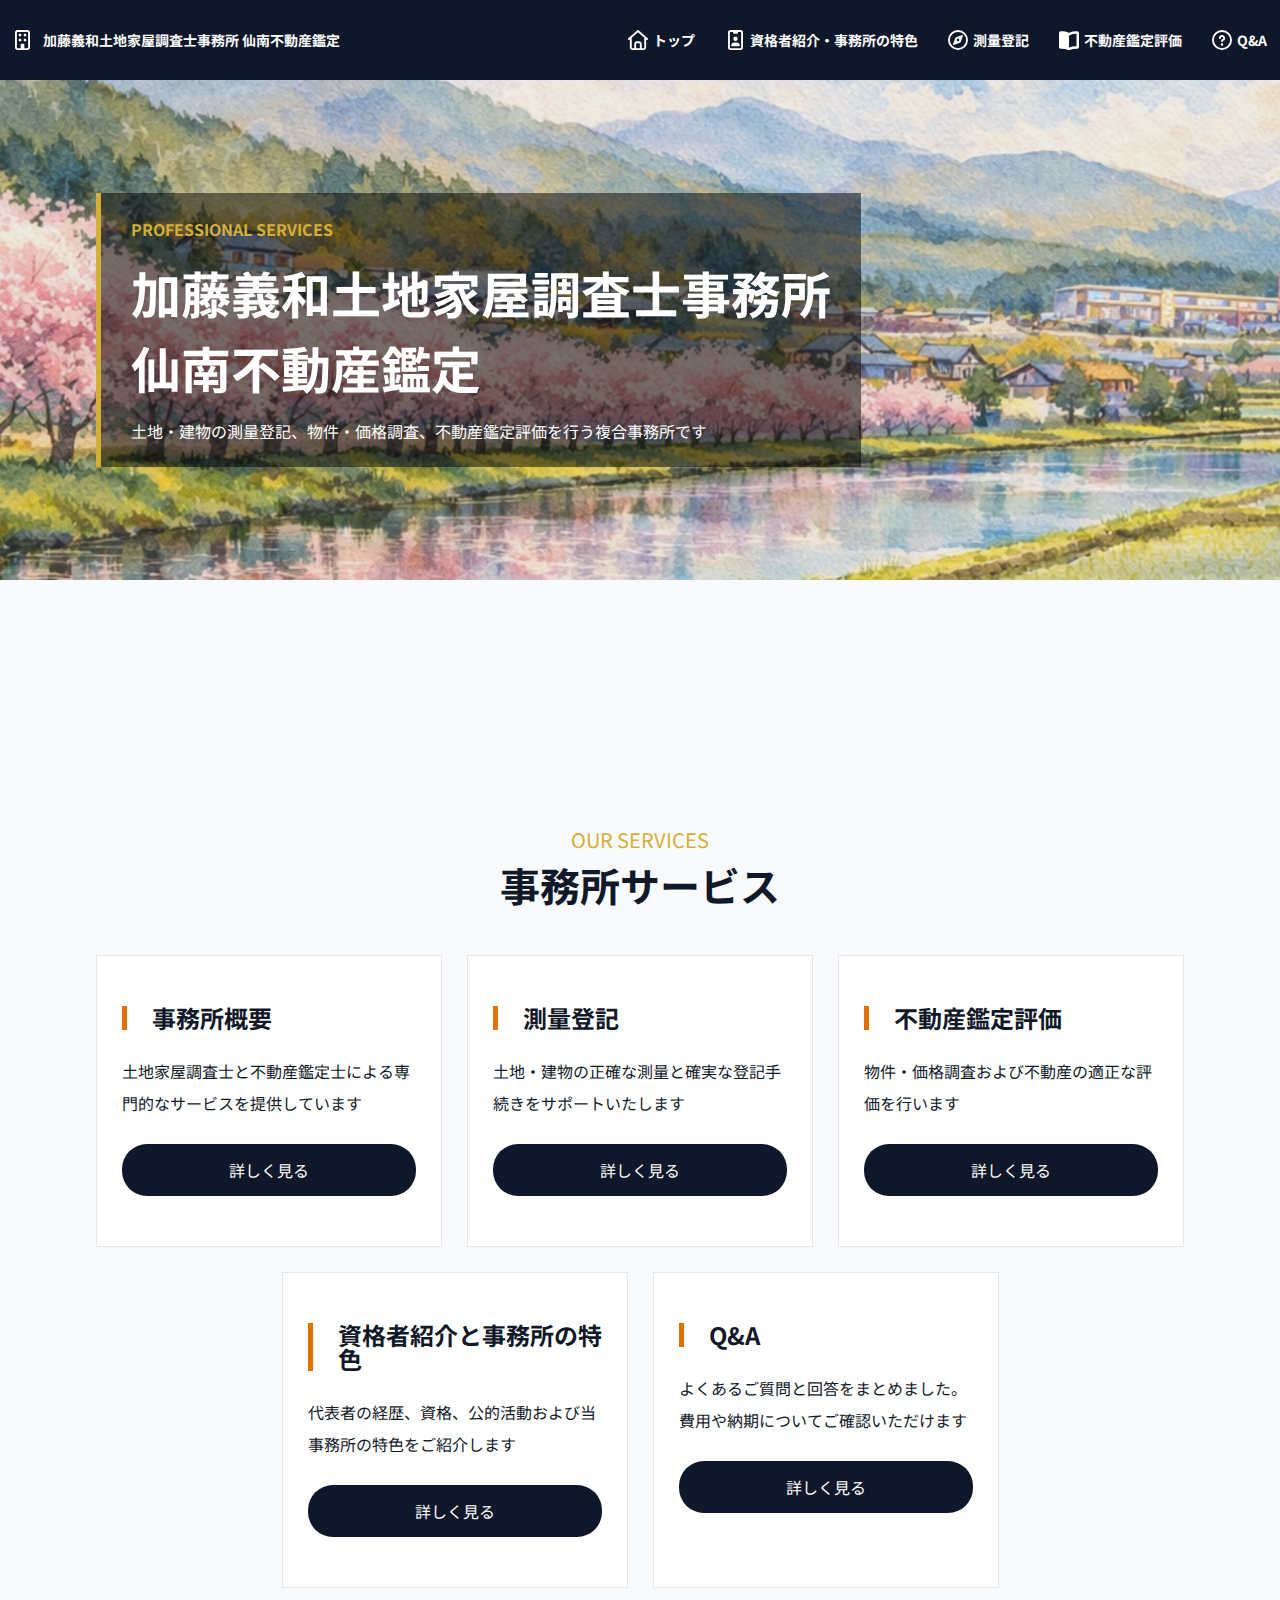
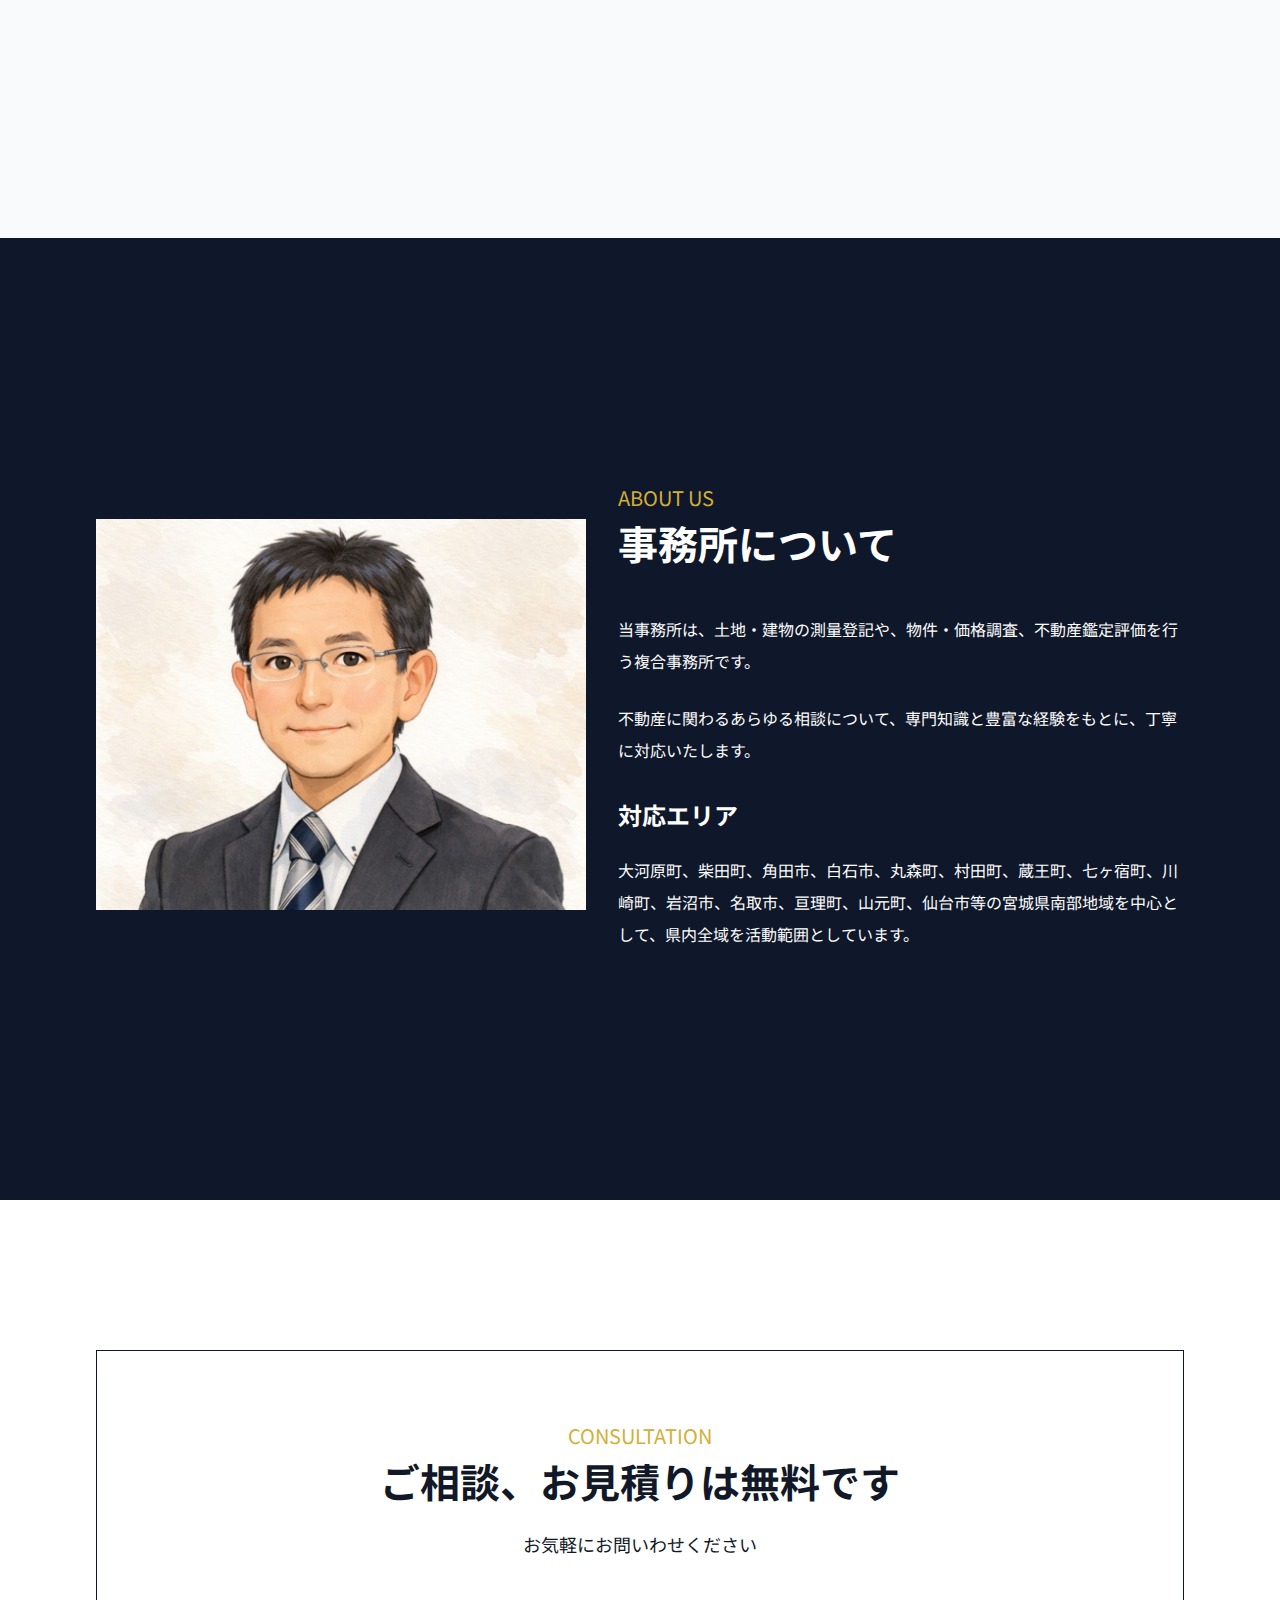
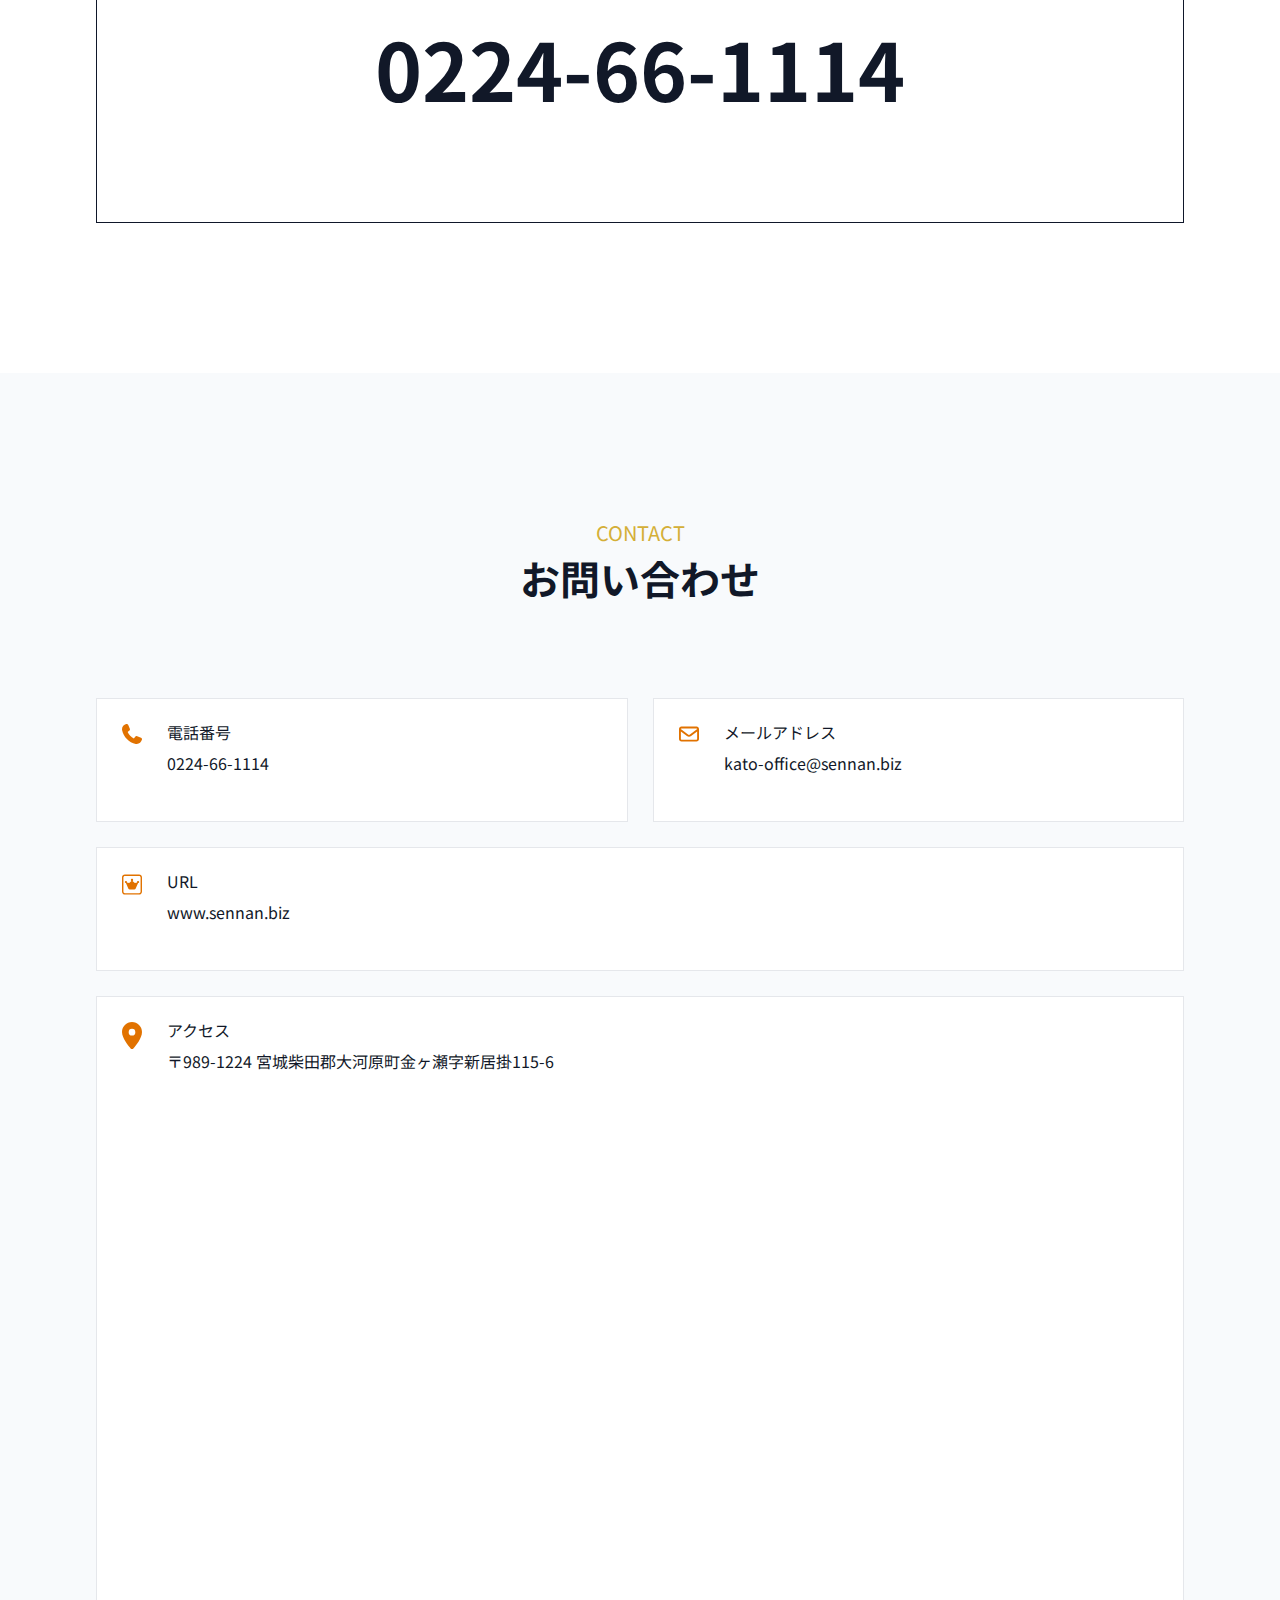
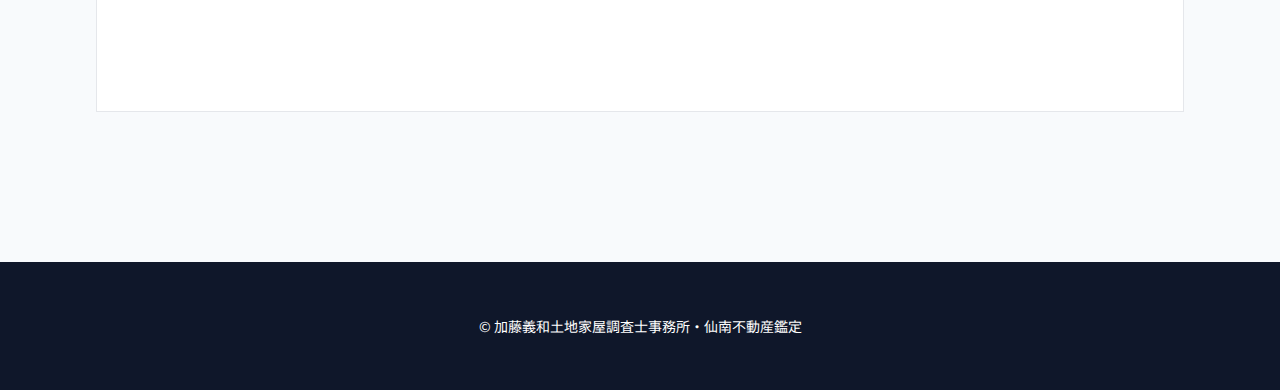
<file: index.html>
<!doctype html>
<html lang="ja" class="notranslate" translate="no">
<head>
<meta charset="UTF-8">
<meta name="viewport" content="width=device-width,initial-scale=1">
<meta http-equiv="X-UA-Compatible" content="IE=edge">
<meta name="format-detection" content="telephone=no">
<meta name="google" content="notranslate">
<meta http-equiv="content-language" content="ja">
<link rel="icon" href="./images/favicon.ico">

<!-- Google / Search Engine Tags -->
<meta itemprop="name" content="サイト名">
<meta itemprop="description" content="説明文">
<meta itemprop="image" content="https://〇〇/images/ogp.png">

<!-- css -->
<link rel="stylesheet" href="css/style.css">

<!-- jQuery -->
<script src="https://ajax.googleapis.com/ajax/libs/jquery/2.1.4/jquery.min.js"></script>
<script src="js/script.js"></script>

<title>トップページ | 加藤義和土地家屋調査士事務所・仙南不動産鑑定</title>

</head>
 
<body>

     <header class="l-header">
          <div class="l-header__inner">

               <div class="l-header__logo">
                    <a href="index.html" class="l-header__logo-link">
                         <img src="images/company.svg" alt="" class="l-header__logo-icon">
                         <span class="l-header__logo-txt">加藤義和土地家屋調査士事務所 <br class="br-sp">仙南不動産鑑定</span>
                    </a>
               </div>

               <nav class="l-header__nav">

                    <ul class="l-header__group js-header-group">

                         <li class="l-header__group-list">
                              <a href="index.html" class="l-header__group-link">
                                   <img src="images/home.svg" alt="" class="l-header__group-icon">
                                   <span class="l-header__group-txt">トップ</span>
                              </a>
                         </li>

                         <li class="l-header__group-list">
                              <a href="profile.html" class="l-header__group-link">
                                   <img src="images/profile.svg" alt="" class="l-header__group-icon">
                                   <span class="l-header__group-txt">資格者紹介・事務所の特色</span>
                              </a>
                         </li>

                         <li class="l-header__group-list">
                              <a href="survey.html" class="l-header__group-link">
                                   <img src="images/compass.svg" alt="" class="l-header__group-icon">
                                   <span class="l-header__group-txt">測量登記</span>
                              </a>
                         </li>

                         <li class="l-header__group-list">
                              <a href="real_estate.html" class="l-header__group-link">
                                   <img src="images/book.svg" alt="" class="l-header__group-icon">
                                   <span class="l-header__group-txt">不動産鑑定評価</span>
                              </a>
                         </li>

                         <li class="l-header__group-list">
                              <a href="faq.html" class="l-header__group-link">
                                   <img src="images/faq.svg" alt="" class="l-header__group-icon">
                                   <span class="l-header__group-txt">Q&A</span>
                              </a>
                         </li>

                    </ul>

               </nav>

               <div class="js-btn">
                    <span></span>
                    <span></span>
                    <span></span>
               </div>

          </div>
     </header>

     <main class="l-main home">

          <!-- 加藤義和土地家屋調査士事務所 仙南不動産鑑定 -->
          <section class="fv">

               <img src="images/index2000_500.JPG" alt="加藤義和土地家屋調査士事務所 仙南不動産鑑定" class="fv__bg">

               <div class="l-inner">

                    <div class="fv__box">
                         <p class="fv__box-en">PROFESSIONAL SERVICES</p>
                         <h1 class="fv__box-ttl">加藤義和土地家屋調査士事務所<br>仙南不動産鑑定</h1>
                         <p class="fv__box-txt">土地・建物の測量登記、物件・価格調査、不動産鑑定評価を行う複合事務所です</p>
                    </div>

               </div>

          </section>

          <!-- 事務所サービス -->
          <section class="service">
               <div class="l-inner">

                    <div class="c-ttl">
                         <p class="c-ttl-en">OUR SERVICES</p>
                         <h2 class="c-ttl-jp">事務所サービス</h2>
                    </div>

                    <ul class="service__group">

                         <li class="service__group-list">
                              <a href="#about" class="service__group-link">
                                   <h3 class="c-lead">事務所概要</h3>
                                   <p class="service__group-txt">土地家屋調査士と不動産鑑定士による専門的なサービスを提供しています</p>
                                   <p class="service__group-btn">詳しく見る</p>
                              </a>
                         </li>

                         <li class="service__group-list">
                              <a href="survey.html" class="service__group-link">
                                   <h3 class="c-lead">測量登記</h3>
                                   <p class="service__group-txt">土地・建物の正確な測量と確実な登記手続きをサポートいたします</p>
                                   <p class="service__group-btn">詳しく見る</p>
                              </a>
                         </li>

                         <li class="service__group-list">
                              <a href="real_estate.html" class="service__group-link">
                                   <h3 class="c-lead">不動産鑑定評価</h3>
                                   <p class="service__group-txt">物件・価格調査および不動産の適正な評価を行います</p>
                                   <p class="service__group-btn">詳しく見る</p>
                              </a>
                         </li>

                         <li class="service__group-list">
                              <a href="profile.html" class="service__group-link">
                                   <h3 class="c-lead">資格者紹介と事務所の特色</h3>
                                   <p class="service__group-txt">代表者の経歴、資格、公的活動および当事務所の特色をご紹介します</p>
                                   <p class="service__group-btn">詳しく見る</p>
                              </a>
                         </li>

                         <li class="service__group-list">
                              <a href="faq.html" class="service__group-link">
                                   <h3 class="c-lead">Q&A</h3>
                                   <p class="service__group-txt">よくあるご質問と回答をまとめました。費用や納期についてご確認いただけます</p>
                                   <p class="service__group-btn">詳しく見る</p>
                              </a>
                         </li>

                    </ul>

               </div>
          </section>

          <!-- 事務所について -->
          <section id="about" class="about">
               <div class="l-inner">

                    <figure class="about__thumbnail">
                         <img src="images/index500_400.JPG" alt="加藤義和土地家屋調査士事務所 仙南不動産鑑定" class="fv__bg">
                    </figure>

                    <div class="about__content">

                         <div class="c-ttl">
                              <p class="c-ttl-en">ABOUT US</p>
                              <h2 class="c-ttl-jp">事務所について</h2>
                         </div>

                         <p class="about__content-txt">当事務所は、土地・建物の測量登記や、物件・価格調査、不動産鑑定評価を行う複合事務所です。</p>

                         <p class="about__content-txt">不動産に関わるあらゆる相談について、専門知識と豊富な経験をもとに、丁寧に対応いたします。</p>

                         <h3 class="about__content-lead">対応エリア</h3>
                         <p class="about__content-area">大河原町、柴田町、角田市、白石市、丸森町、村田町、蔵王町、七ヶ宿町、川崎町、岩沼市、名取市、亘理町、山元町、仙台市等の宮城県南部地域を中心として、県内全域を活動範囲としています。</p>

                    </div>

               </div>
          </section>

          <!-- ご相談、お見積りは無料です -->
          <section class="consultation">
               <div class="l-inner">

                    <div class="consultation__box">

                         <div class="c-ttl">
                              <p class="c-ttl-en">CONSULTATION</p>
                              <h2 class="c-ttl-jp">ご相談、お見積りは<br class="br-sp">無料です</h2>
                         </div>

                         <p class="consultation__box-txt">お気軽にお問いわせください</p>

                         <p class="consultation__box-tel">0224-66-1114</p>

                    </div>

               </div>
          </section>

          <!-- お問い合わせ -->
          <section class="contact">

               <div class="c-ttl">
                    <p class="c-ttl-en">CONTACT</p>
                    <h2 class="c-ttl-jp">お問い合わせ</h2>
               </div>

               <div class="l-inner">

                    <div class="contact__group">

                         <div class="contact__group-item">
                              <h3 class="contact__group-lead">
                                   <img src="images/phone.svg" alt="">
                                   <div class="contact__group-frame">
                                        <span>電話番号</span>
                                        <p>0224-66-1114</p>
                                   </div>
                              </h3>
                         </div>
                         
                         <div class="contact__group-item">
                              <h3 class="contact__group-lead">
                                   <img src="images/mail.svg" alt="">
                                   <div class="contact__group-frame">
                                        <span>メールアドレス</span>
                                        <p>kato-office@sennan.biz</p>
                                   </div>
                              </h3>
                         </div>

                         <div class="contact__group-item">
                              <h3 class="contact__group-lead">
                                   <img src="images/site.svg" alt="">
                                   <div class="contact__group-frame">
                                        <span>URL</span>
                                        <p>www.sennan.biz</p>
                                   </div>
                              </h3>
                         </div>

                         <div class="contact__group-item">
                              <h3 class="contact__group-lead">
                                   <img src="images/map.svg" alt="">
                                   <div class="contact__group-frame">
                                        <span>アクセス</span>
                                        <p>〒989-1224 宮城柴田郡大河原町金ヶ瀬字新居掛115-6</p>
                                   </div>
                              </h3>
                              <iframe src="https://www.google.com/maps/embed?pb=!1m18!1m12!1m3!1d3139.893!2d140.70512837104144!3d38.04369843773111!2m3!1f0!3f0!3f0!3m2!1i1024!2i768!4f13.1!3m3!1m2!1s0x0%3A0x0!2zMzjCsDAyJzM3LjMiTiAxNDDCsDQyJzE4LjUiRQ!5e0!3m2!1sja!2sjp!4v1234567890" width="100%" height="auto" allowfullscreen="" loading="lazy" referrerpolicy="no-referrer-when-downgrade" title="事務所の場所" style="border: 0px;"></iframe>
                         </div>

                    </div>

               </div>

          </section>

     </main>

     <footer class="l-footer">
          <p class="l-footer__copy">&copy; 加藤義和土地家屋調査士事務所・仙南不動産鑑定</p>
     </footer>

</body>
</html>
</file>
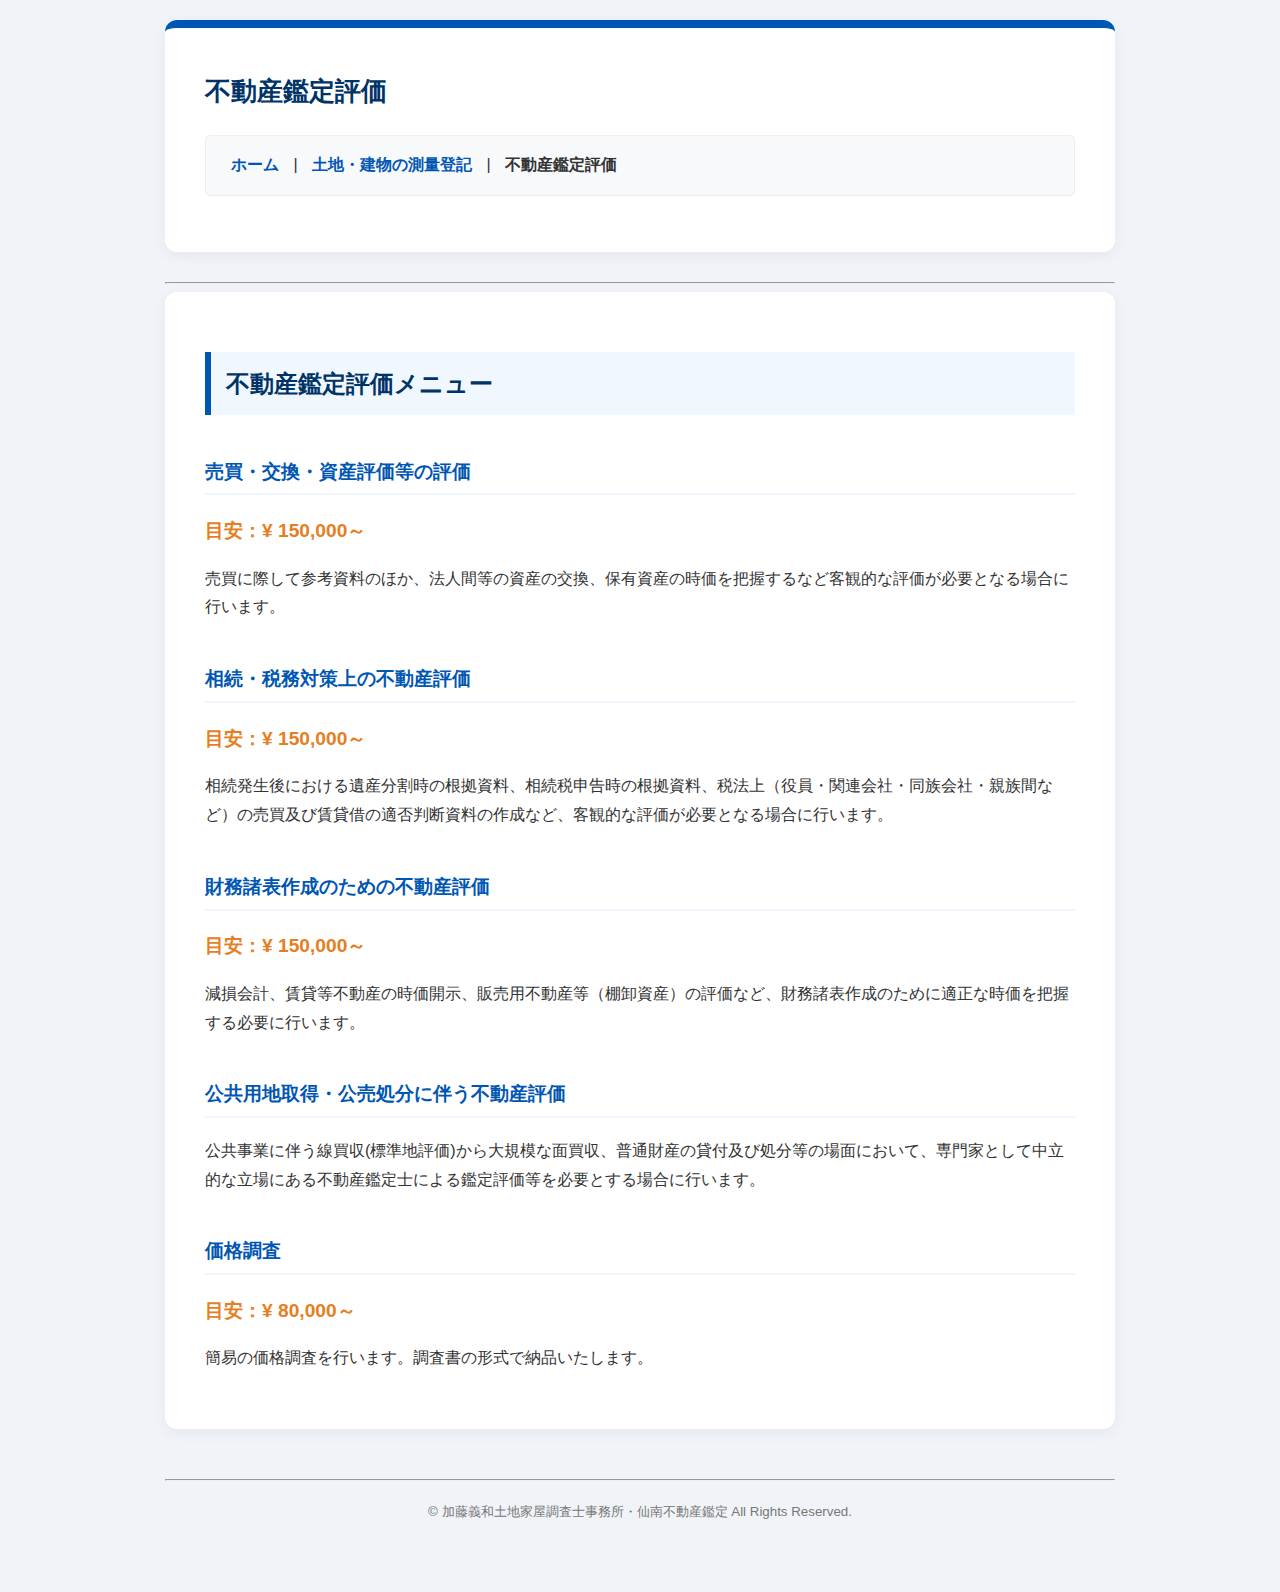
<file: appraisal.html>
<!DOCTYPE html>
<html lang="ja">
<head>
    <meta charset="UTF-8">
    <title>不動産鑑定評価 | 加藤義和土地家屋調査士事務所・仙南不動産鑑定</title>
    <link rel="stylesheet" href="style.css">
    <link href="https://fonts.googleapis.com/css2?family=Noto+Serif+JP:wght@700&display=swap" rel="stylesheet">
</head>
<body>

    <header>
        <h1>不動産鑑定評価</h1>
        <nav>
            <p>
                <a href="index.html">ホーム</a> | 
                <a href="surveyor.html">土地・建物の測量登記</a> | 
                <strong>不動産鑑定評価</strong>
            </p>
        </nav>
    </header>

    <hr>

    <main>
        <section id="appraisal-services">
            <h2>不動産鑑定評価メニュー</h2>

            <article>
                <h3>売買・交換・資産評価等の評価</h3>
                <p><strong>目安：¥ 150,000～</strong></p>
                <p>売買に際して参考資料のほか、法人間等の資産の交換、保有資産の時価を把握するなど客観的な評価が必要となる場合に行います。</p>
            </article>

            <article>
                <h3>相続・税務対策上の不動産評価</h3>
                <p><strong>目安：¥ 150,000～</strong></p>
                <p>相続発生後における遺産分割時の根拠資料、相続税申告時の根拠資料、税法上（役員・関連会社・同族会社・親族間など）の売買及び賃貸借の適否判断資料の作成など、客観的な評価が必要となる場合に行います。</p>
            </article>

            <article>
                <h3>財務諸表作成のための不動産評価</h3>
                <p><strong>目安：¥ 150,000～</strong></p>
                <p>減損会計、賃貸等不動産の時価開示、販売用不動産等（棚卸資産）の評価など、財務諸表作成のために適正な時価を把握する必要に行います。</p>
            </article>

            <article>
                <h3>公共用地取得・公売処分に伴う不動産評価</h3>
                <p>公共事業に伴う線買収(標準地評価)から大規模な面買収、普通財産の貸付及び処分等の場面において、専門家として中立的な立場にある不動産鑑定士による鑑定評価等を必要とする場合に行います。</p>
            </article>

            <article>
                <h3>価格調査</h3>
                <p><strong>目安：¥ 80,000～</strong></p>
                <p>簡易の価格調査を行います。調査書の形式で納品いたします。</p>
            </article>
        </section>
    </main>

    <footer>
        <hr>
        <p><small>&copy; 加藤義和土地家屋調査士事務所・仙南不動産鑑定 All Rights Reserved.</small></p>
    </footer>

</body>
</html>
</file>
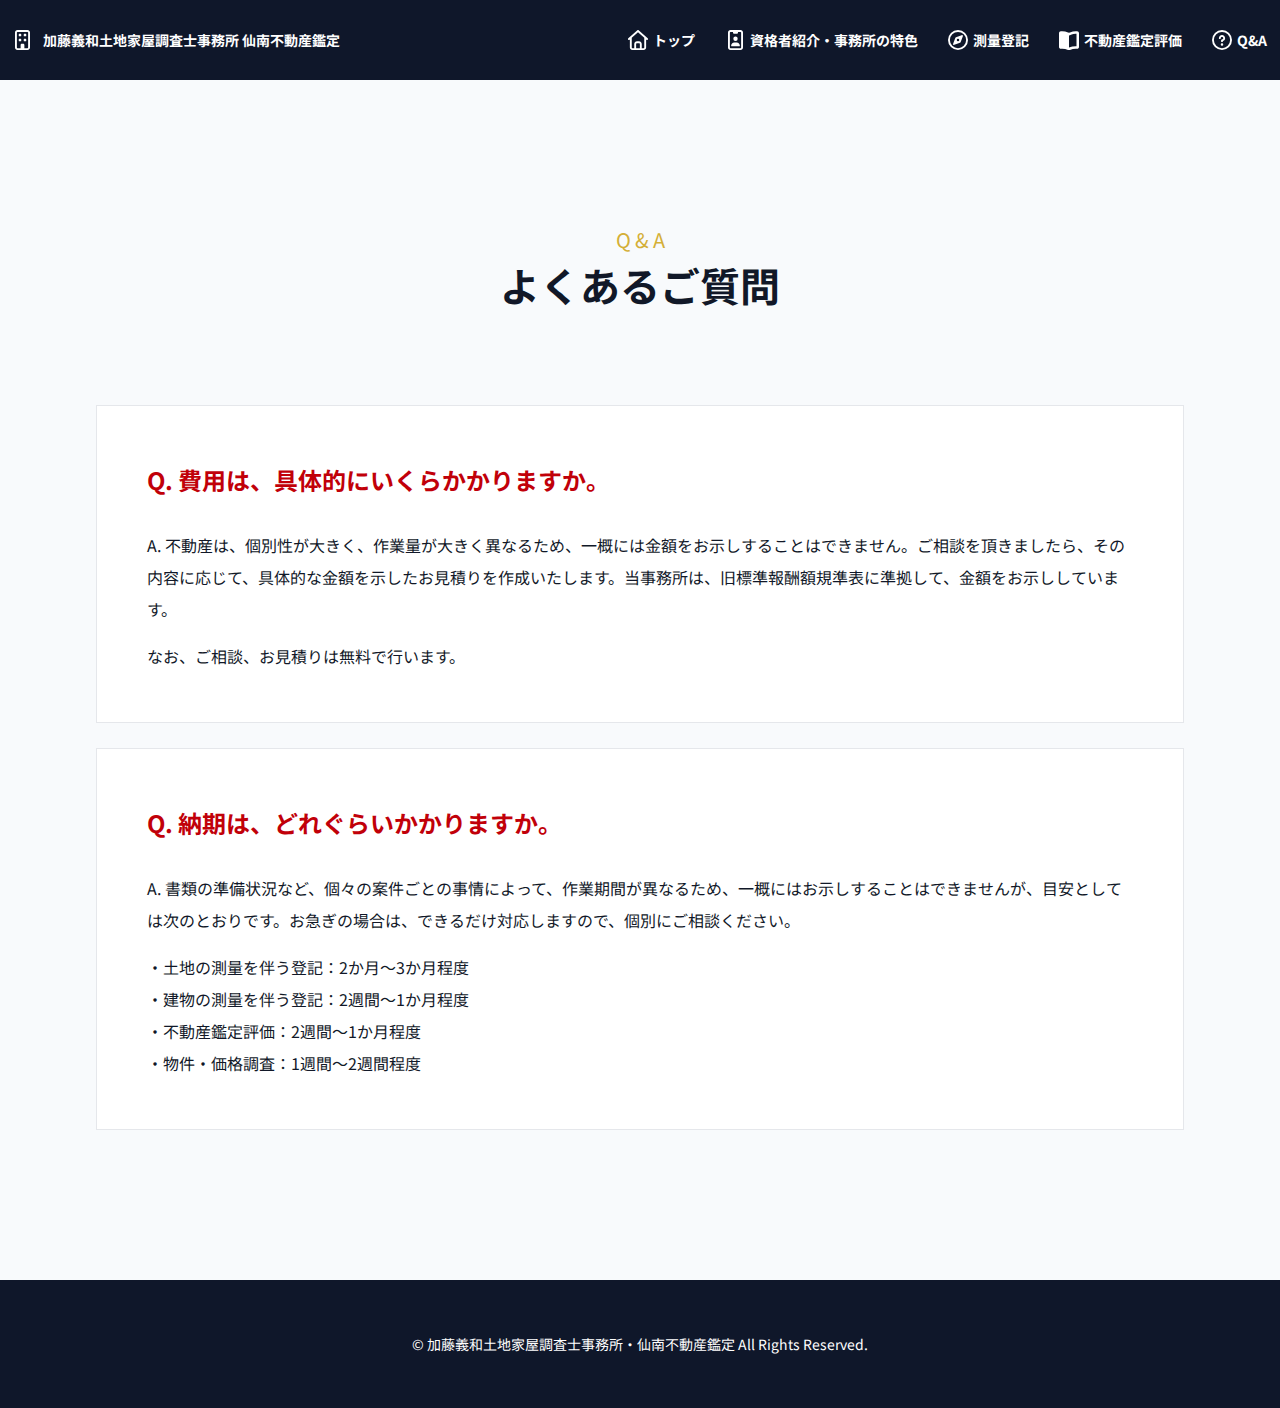
<file: faq.html>
<!doctype html>
<html lang="ja" class="notranslate" translate="no">
<head>
<meta charset="UTF-8">
<meta name="viewport" content="width=device-width,initial-scale=1">
<meta http-equiv="X-UA-Compatible" content="IE=edge">
<meta name="format-detection" content="telephone=no">
<meta name="google" content="notranslate">
<meta http-equiv="content-language" content="ja">
<link rel="shortcut icon" href="favicon.ico">

<!-- Google / Search Engine Tags -->
<meta itemprop="name" content="サイト名">
<meta itemprop="description" content="説明文">
<meta itemprop="image" content="https://〇〇/images/ogp.png">

<!-- css -->
<link rel="stylesheet" href="css/style.css">

<!-- jQuery -->
<script src="https://ajax.googleapis.com/ajax/libs/jquery/2.1.4/jquery.min.js"></script>
<script src="js/script.js"></script>

<title>よくある質問 | 加藤義和土地家屋調査士事務所 仙南不動産鑑定</title>
 
</head>
 
<body>

     <header class="l-header">
          <div class="l-header__inner">
     
               <div class="l-header__logo">
                    <a href="index.html" class="l-header__logo-link">
                         <img src="images/company.svg" alt="" class="l-header__logo-icon">
                         <span class="l-header__logo-txt">加藤義和土地家屋調査士事務所 <br class="br-sp">仙南不動産鑑定</span>
                    </a>
               </div>
     
               <nav class="l-header__nav">
     
                    <ul class="l-header__group js-header-group">
     
                         <li class="l-header__group-list">
                              <a href="index.html" class="l-header__group-link">
                                   <img src="images/home.svg" alt="" class="l-header__group-icon">
                                   <span class="l-header__group-txt">トップ</span>
                              </a>
                         </li>
     
                         <li class="l-header__group-list">
                              <a href="profile.html" class="l-header__group-link">
                                   <img src="images/profile.svg" alt="" class="l-header__group-icon">
                                   <span class="l-header__group-txt">資格者紹介・事務所の特色</span>
                              </a>
                         </li>
     
                         <li class="l-header__group-list">
                              <a href="survey.html" class="l-header__group-link">
                                   <img src="images/compass.svg" alt="" class="l-header__group-icon">
                                   <span class="l-header__group-txt">測量登記</span>
                              </a>
                         </li>
     
                         <li class="l-header__group-list">
                              <a href="real_estate.html" class="l-header__group-link">
                                   <img src="images/book.svg" alt="" class="l-header__group-icon">
                                   <span class="l-header__group-txt">不動産鑑定評価</span>
                              </a>
                         </li>
     
                         <li class="l-header__group-list">
                              <a href="faq.html" class="l-header__group-link">
                                   <img src="images/faq.svg" alt="" class="l-header__group-icon">
                                   <span class="l-header__group-txt">Q&A</span>
                              </a>
                         </li>
     
                    </ul>
     
               </nav>
     
               <div class="js-btn">
                    <span></span>
                    <span></span>
                    <span></span>
               </div>
     
          </div>
     </header>

     <main class="l-main faq">

          <section class="list">

               <div class="c-ttl">
                    <p class="c-ttl-en">Q & A</p>
                    <h2 class="c-ttl-jp">よくあるご質問</h2>
               </div>

               <div class="l-inner">

                    <div class="list__block">

                         <!-- 費用は、具体的にいくらかかりますか。 -->
                         <div class="list__block-item">
                              
                              <h3 class="list__block-question">Q. 費用は、具体的にいくらかかりますか。</h3>

                              <div class="list__block-answer">
                                   <p>A. 不動産は、個別性が大きく、作業量が大きく異なるため、一概には金額をお示しすることはできません。ご相談を頂きましたら、その内容に応じて、具体的な金額を示したお見積りを作成いたします。当事務所は、旧標準報酬額規準表に準拠して、金額をお示ししています。</p>
                                   <p>なお、ご相談、お見積りは無料で行います。</p>
                              </div>

                         </div>

                         <!-- 納期は、どれぐらいかかりますか。 -->
                         <div class="list__block-item">
                              
                              <h3 class="list__block-question">Q. 納期は、どれぐらいかかりますか。</h3>

                              <div class="list__block-answer">
                                   <p>A. 書類の準備状況など、個々の案件ごとの事情によって、作業期間が異なるため、一概にはお示しすることはできませんが、目安としては次のとおりです。お急ぎの場合は、できるだけ対応しますので、個別にご相談ください。</p>
                                   <ul>
                                        <li>・土地の測量を伴う登記：2か月〜3か月程度</li>
                                        <li>・建物の測量を伴う登記：2週間〜1か月程度</li>
                                        <li>・不動産鑑定評価：2週間〜1か月程度</li>
                                        <li>・物件・価格調査：1週間〜2週間程度</li>
                                   </ul>
                              </div>

                         </div>

                    </div>

               </div>

          </section>

     </main>

     <footer class="l-footer">
          <p class="l-footer__copy">&copy; 加藤義和土地家屋調査士事務所・仙南不動産鑑定 All Rights Reserved.</p>
     </footer>

</body>
</html>
</file>
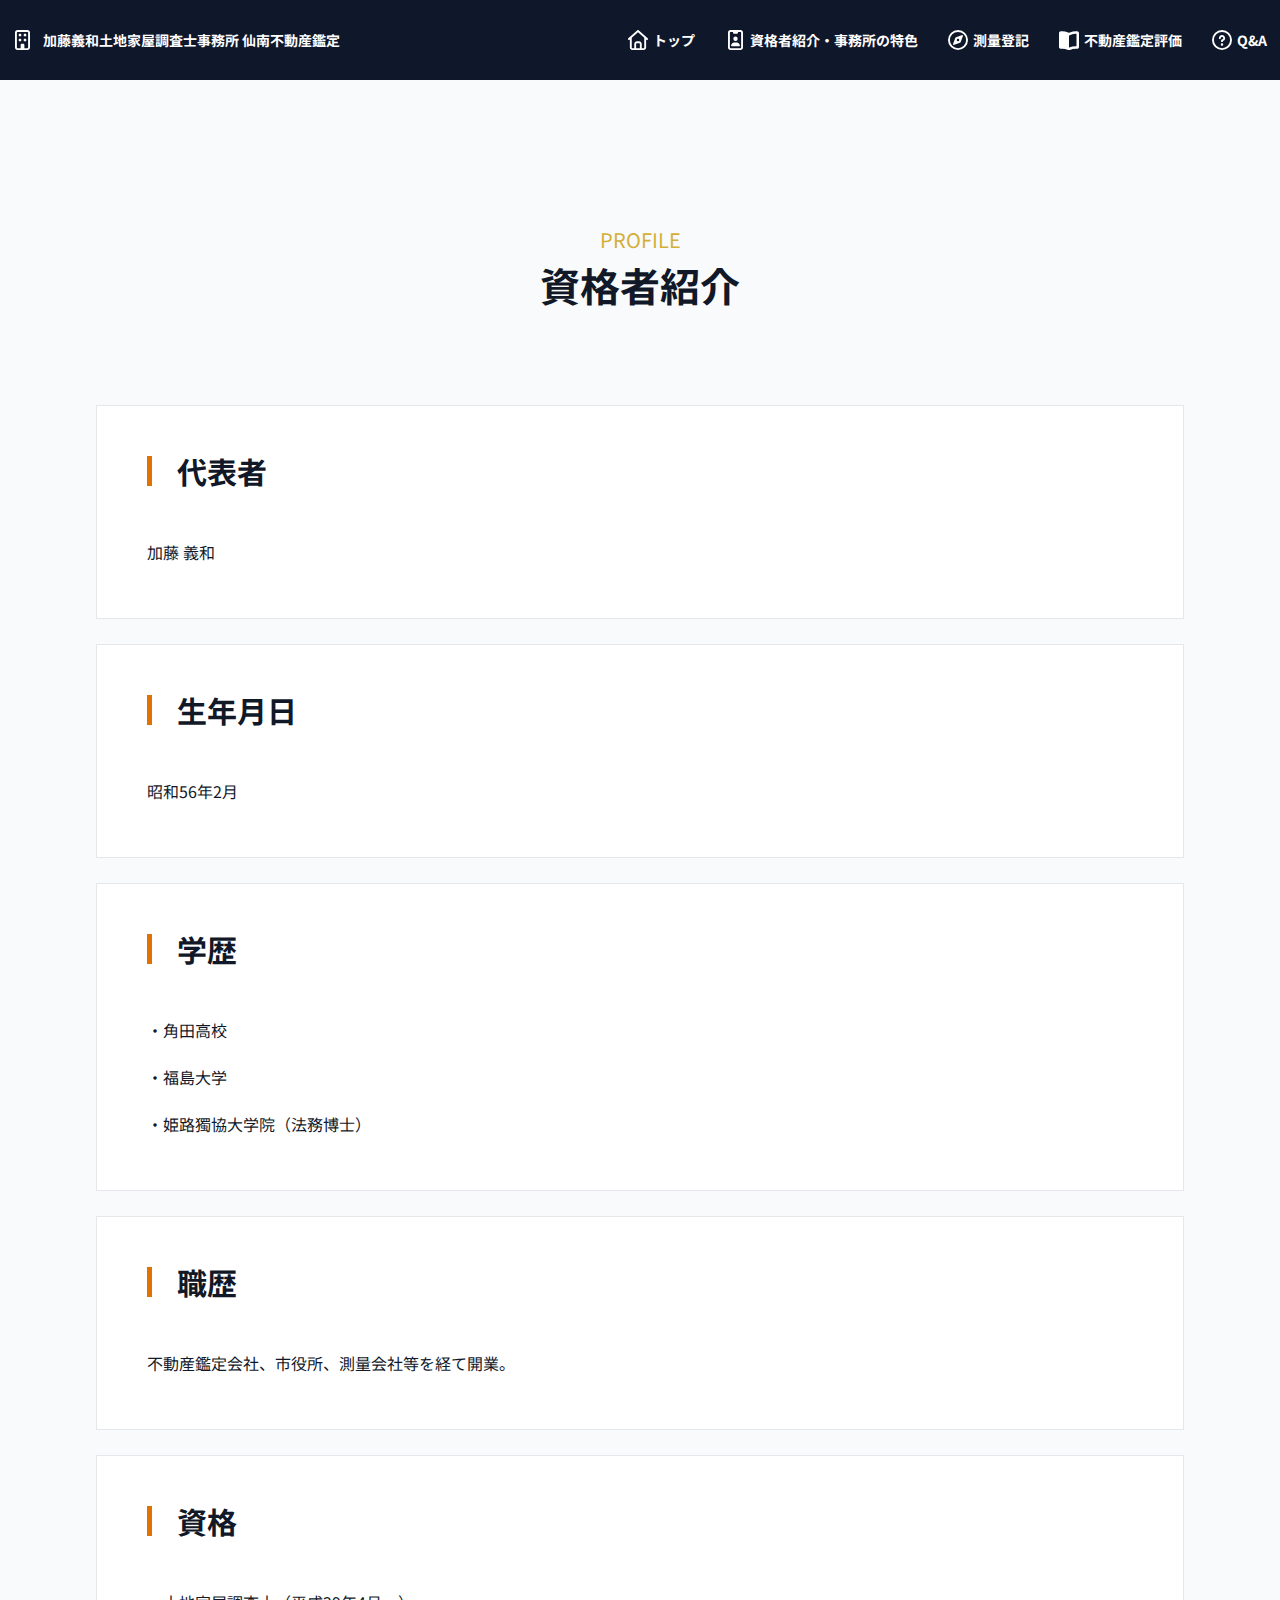
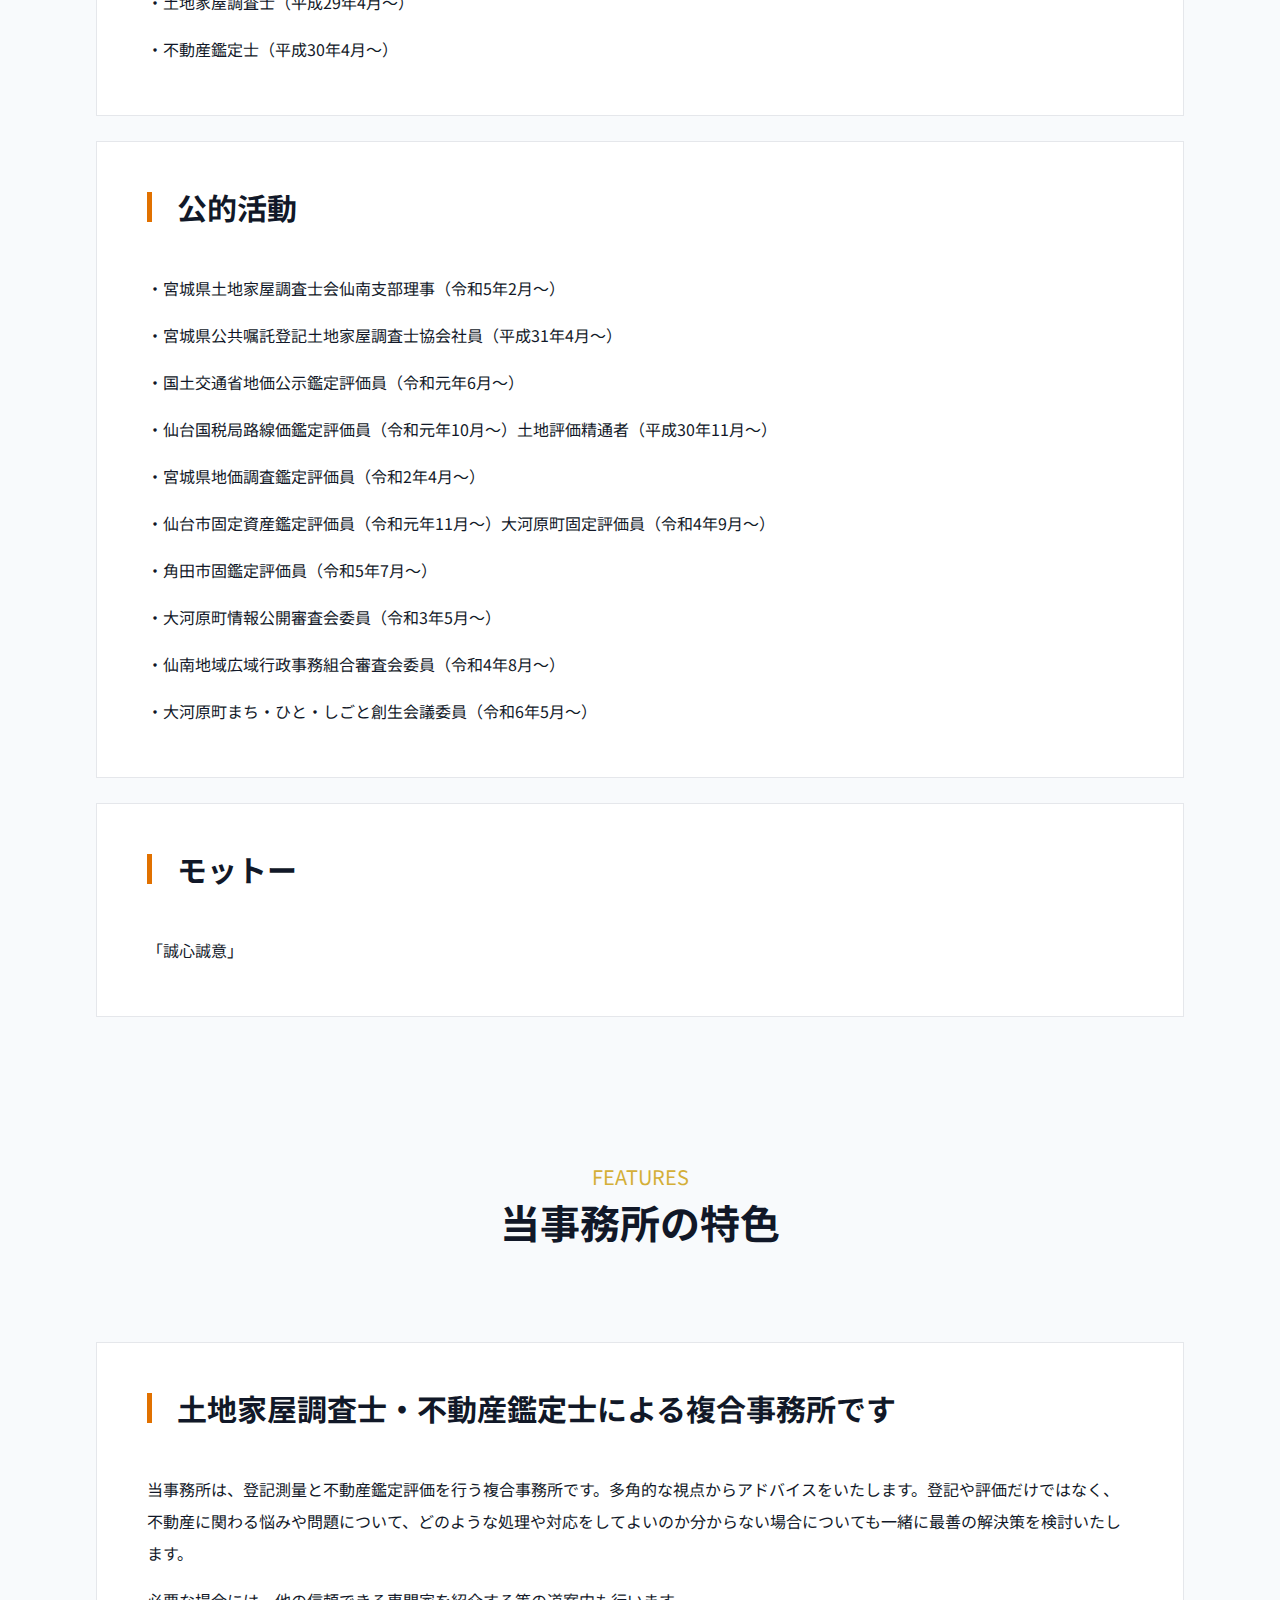
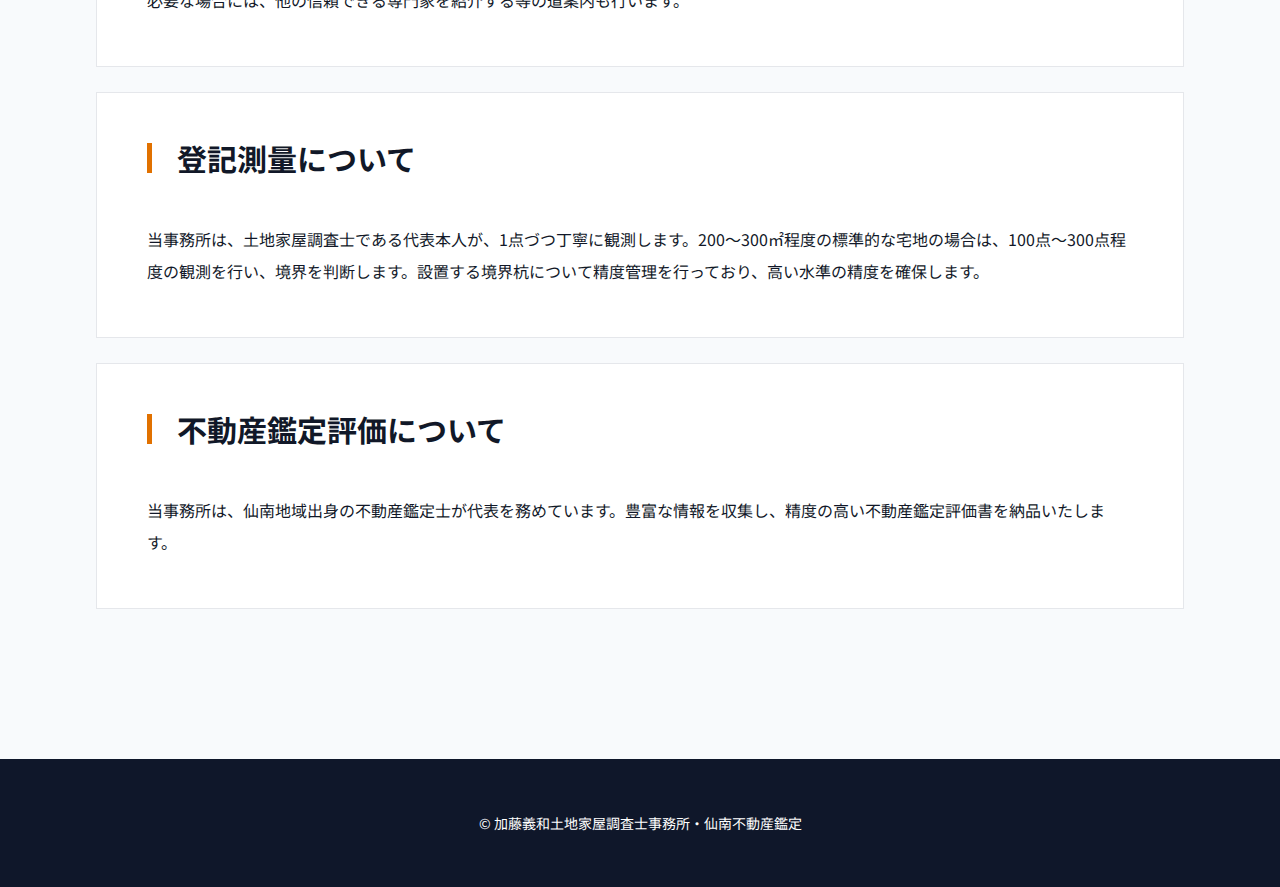
<file: profile.html>
<!doctype html>
<html lang="ja" class="notranslate" translate="no">
<head>
<meta charset="UTF-8">
<meta name="viewport" content="width=device-width,initial-scale=1">
<meta http-equiv="X-UA-Compatible" content="IE=edge">
<meta name="format-detection" content="telephone=no">
<meta name="google" content="notranslate">
<meta http-equiv="content-language" content="ja">
<link rel="shortcut icon" href="favicon.ico">

<!-- Google / Search Engine Tags -->
<meta itemprop="name" content="サイト名">
<meta itemprop="description" content="説明文">
<meta itemprop="image" content="https://〇〇/images/ogp.png">

<!-- css -->
<link rel="stylesheet" href="css/style.css">

<!-- jQuery -->
<script src="https://ajax.googleapis.com/ajax/libs/jquery/2.1.4/jquery.min.js"></script>
<script src="js/script.js"></script>

<title>資格者紹介 | 加藤義和土地家屋調査士事務所 仙南不動産鑑定</title>
 
</head>
 
<body>

     <header class="l-header">
          <div class="l-header__inner">
     
               <div class="l-header__logo">
                    <a href="index.html" class="l-header__logo-link">
                         <img src="images/company.svg" alt="" class="l-header__logo-icon">
                         <span class="l-header__logo-txt">加藤義和土地家屋調査士事務所 <br class="br-sp">仙南不動産鑑定</span>
                    </a>
               </div>
     
               <nav class="l-header__nav">
     
                    <ul class="l-header__group js-header-group">
     
                         <li class="l-header__group-list">
                              <a href="index.html" class="l-header__group-link">
                                   <img src="images/home.svg" alt="" class="l-header__group-icon">
                                   <span class="l-header__group-txt">トップ</span>
                              </a>
                         </li>
     
                         <li class="l-header__group-list">
                              <a href="profile.html" class="l-header__group-link">
                                   <img src="images/profile.svg" alt="" class="l-header__group-icon">
                                   <span class="l-header__group-txt">資格者紹介・事務所の特色</span>
                              </a>
                         </li>
     
                         <li class="l-header__group-list">
                              <a href="survey.html" class="l-header__group-link">
                                   <img src="images/compass.svg" alt="" class="l-header__group-icon">
                                   <span class="l-header__group-txt">測量登記</span>
                              </a>
                         </li>
     
                         <li class="l-header__group-list">
                              <a href="real_estate.html" class="l-header__group-link">
                                   <img src="images/book.svg" alt="" class="l-header__group-icon">
                                   <span class="l-header__group-txt">不動産鑑定評価</span>
                              </a>
                         </li>
     
                         <li class="l-header__group-list">
                              <a href="faq.html" class="l-header__group-link">
                                   <img src="images/faq.svg" alt="" class="l-header__group-icon">
                                   <span class="l-header__group-txt">Q&A</span>
                              </a>
                         </li>
     
                    </ul>
     
               </nav>
     
               <div class="js-btn">
                    <span></span>
                    <span></span>
                    <span></span>
               </div>
     
          </div>
     </header>

     <main class="l-main profile">

          <section class="about">

               <div class="c-ttl">
                    <p class="c-ttl-en">PROFILE</p>
                    <h2 class="c-ttl-jp">資格者紹介</h2>
               </div>

               <div class="l-inner">

                    <div class="about__block">

                         <!-- 代表者 -->
                         <div class="about__block-item">
                              <h3 class="c-lead">代表者</h3>
                              <p class="about__block-txt">加藤 義和</p>
                         </div>

                         <!-- 生年月日 -->
                         <div class="about__block-item">
                              <h3 class="c-lead">生年月日</h3>
                              <p class="about__block-txt">昭和56年2月</p>
                         </div>

                         <!-- 学歴 -->
                         <div class="about__block-item">
                              <h3 class="c-lead">学歴</h3>
                              <ul>
                                   <li>・角田高校</li>
                                   <li>・福島大学</li>
                                   <li>・姫路獨協大学院（法務博士）</li>
                              </ul>
                         </div>

                         <!-- 職歴 -->
                         <div class="about__block-item">
                              <h3 class="c-lead">職歴</h3>
                              <p class="about__block-txt">不動産鑑定会社、市役所、測量会社等を経て開業。</p>
                         </div>

                         <!-- 資格 -->
                         <div class="about__block-item">
                              <h3 class="c-lead">資格</h3>
                              <ul>
                                   <li>・土地家屋調査士（平成29年4月〜）</li>
                                   <li>・不動産鑑定士（平成30年4月〜）</li>
                              </ul>
                         </div>

                         <!-- 公的活動 -->
                         <div class="about__block-item">
                              <h3 class="c-lead">公的活動</h3>
                              <ul>
                                   <li>・宮城県土地家屋調査士会仙南支部理事（令和5年2月～）</li>
                                   <li>・宮城県公共嘱託登記土地家屋調査士協会社員（平成31年4月〜）</li>
                                   <li>・国土交通省地価公示鑑定評価員（令和元年6月〜）</li>
                                   <li>・仙台国税局路線価鑑定評価員（令和元年10月〜）土地評価精通者（平成30年11月〜）</li>
                                   <li>・宮城県地価調査鑑定評価員（令和2年4月〜）</li>
                                   <li>・仙台市固定資産鑑定評価員（令和元年11月〜）大河原町固定評価員（令和4年9月〜）</li>
                                   <li>・角田市固鑑定評価員（令和5年7月〜）</li>
                                   <li>・大河原町情報公開審査会委員（令和3年5月〜）</li>
                                   <li>・仙南地域広域行政事務組合審査会委員（令和4年8月〜）</li>
                                   <li>・大河原町まち・ひと・しごと創生会議委員（令和6年5月～）</li>
                              </ul>
                         </div>
                         
                         <!-- モットー -->
                         <div class="about__block-item">
                              <h3 class="c-lead">モットー</h3>
                              <p class="about__block-txt">「誠心誠意」</p>
                         </div>

                    </div>

               </div>

          </section>

          <section class="feature">

               <div class="c-ttl">
                    <p class="c-ttl-en">FEATURES</p>
                    <h2 class="c-ttl-jp">当事務所の特色</h2>
               </div>

               <div class="l-inner">

                    <div class="feature__block">

                         <!-- 土地家屋調査士・不動産鑑定士による複合事務所です -->
                         <div class="feature__block-item">
                              <h3 class="c-lead">土地家屋調査士・不動産鑑定士による複合事務所です</h3>
                              <p class="feature__block-txt">当事務所は、登記測量と不動産鑑定評価を行う複合事務所です。多角的な視点からアドバイスをいたします。登記や評価だけではなく、不動産に関わる悩みや問題について、どのような処理や対応をしてよいのか分からない場合についても一緒に最善の解決策を検討いたします。</p>
                              <p class="feature__block-txt">必要な場合には、他の信頼できる専門家を紹介する等の道案内も行います。</p>
                         </div>

                         <!-- 登記測量について -->
                         <div class="feature__block-item">
                              <h3 class="c-lead">登記測量について</h3>
                              <p class="feature__block-txt">当事務所は、土地家屋調査士である代表本人が、1点づつ丁寧に観測します。200〜300㎡程度の標準的な宅地の場合は、100点〜300点程度の観測を行い、境界を判断します。設置する境界杭について精度管理を行っており、高い水準の精度を確保します。</p>
                         </div>

                         <!-- 不動産鑑定評価について -->
                         <div class="feature__block-item">
                              <h3 class="c-lead">不動産鑑定評価について</h3>
                              <p class="feature__block-txt">当事務所は、仙南地域出身の不動産鑑定士が代表を務めています。豊富な情報を収集し、精度の高い不動産鑑定評価書を納品いたします。</p>
                         </div>

                    </div>

               </div>

          </section>

     </main>

     <footer class="l-footer">
          <p class="l-footer__copy">&copy; 加藤義和土地家屋調査士事務所・仙南不動産鑑定</p>
     </footer>

</body>
</html>
</file>
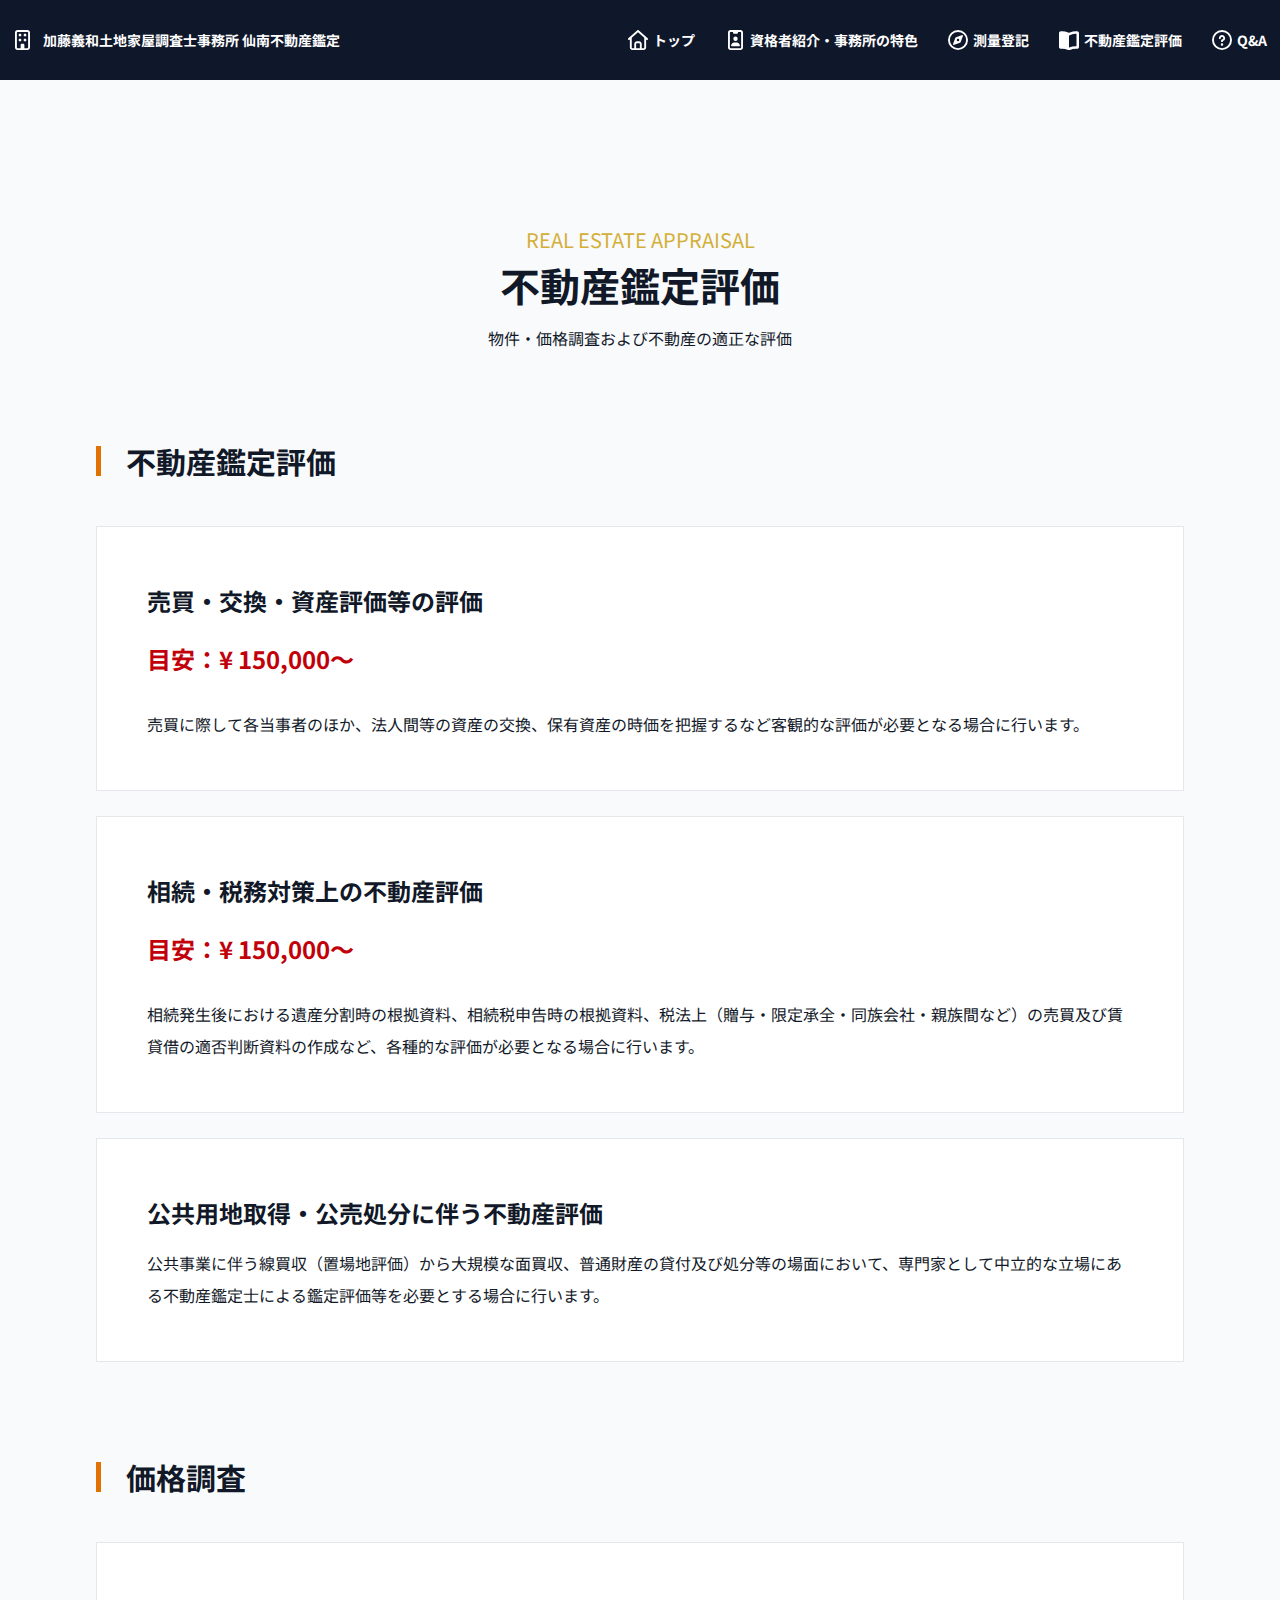
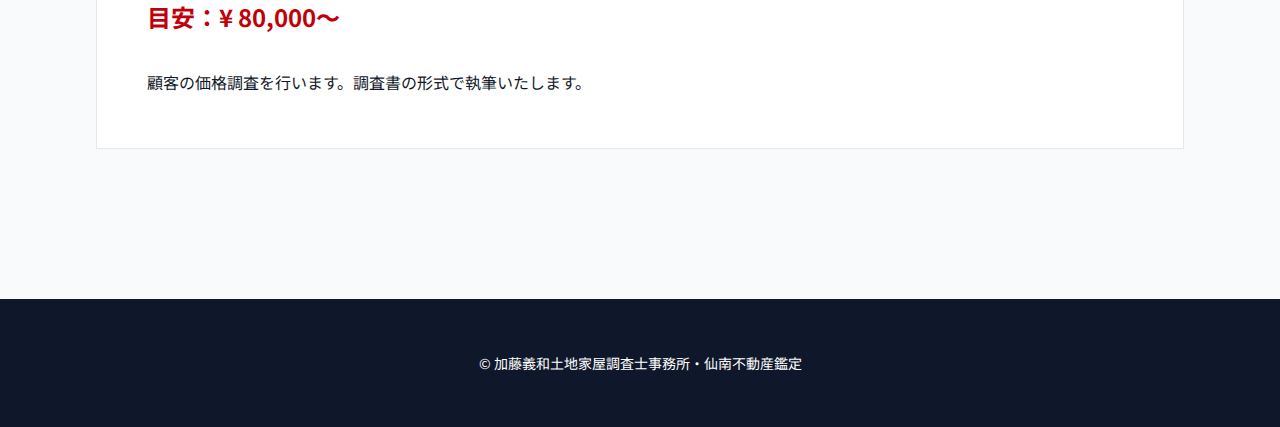
<file: real_estate.html>
<!doctype html>
<html lang="ja" class="notranslate" translate="no">
<head>
<meta charset="UTF-8">
<meta name="viewport" content="width=device-width,initial-scale=1">
<meta http-equiv="X-UA-Compatible" content="IE=edge">
<meta name="format-detection" content="telephone=no">
<meta name="google" content="notranslate">
<meta http-equiv="content-language" content="ja">
<link rel="shortcut icon" href="favicon.ico">

<!-- Google / Search Engine Tags -->
<meta itemprop="name" content="サイト名">
<meta itemprop="description" content="説明文">
<meta itemprop="image" content="https://〇〇/images/ogp.png">

<!-- css -->
<link rel="stylesheet" href="css/style.css">

<!-- jQuery -->
<script src="https://ajax.googleapis.com/ajax/libs/jquery/2.1.4/jquery.min.js"></script>
<script src="js/script.js"></script>

<title>不動産鑑定評価 | 加藤義和土地家屋調査士事務所 仙南不動産鑑定</title>
 
</head>
 
<body>

     <header class="l-header">
          <div class="l-header__inner">
     
               <div class="l-header__logo">
                    <a href="index.html" class="l-header__logo-link">
                         <img src="images/company.svg" alt="" class="l-header__logo-icon">
                         <span class="l-header__logo-txt">加藤義和土地家屋調査士事務所 <br class="br-sp">仙南不動産鑑定</span>
                    </a>
               </div>
     
               <nav class="l-header__nav">
     
                    <ul class="l-header__group js-header-group">
     
                         <li class="l-header__group-list">
                              <a href="index.html" class="l-header__group-link">
                                   <img src="images/home.svg" alt="" class="l-header__group-icon">
                                   <span class="l-header__group-txt">トップ</span>
                              </a>
                         </li>
     
                         <li class="l-header__group-list">
                              <a href="profile.html" class="l-header__group-link">
                                   <img src="images/profile.svg" alt="" class="l-header__group-icon">
                                   <span class="l-header__group-txt">資格者紹介・事務所の特色</span>
                              </a>
                         </li>
     
                         <li class="l-header__group-list">
                              <a href="survey.html" class="l-header__group-link">
                                   <img src="images/compass.svg" alt="" class="l-header__group-icon">
                                   <span class="l-header__group-txt">測量登記</span>
                              </a>
                         </li>
     
                         <li class="l-header__group-list">
                              <a href="real_estate.html" class="l-header__group-link">
                                   <img src="images/book.svg" alt="" class="l-header__group-icon">
                                   <span class="l-header__group-txt">不動産鑑定評価</span>
                              </a>
                         </li>
     
                         <li class="l-header__group-list">
                              <a href="faq.html" class="l-header__group-link">
                                   <img src="images/faq.svg" alt="" class="l-header__group-icon">
                                   <span class="l-header__group-txt">Q&A</span>
                              </a>
                         </li>
     
                    </ul>
     
               </nav>
     
               <div class="js-btn">
                    <span></span>
                    <span></span>
                    <span></span>
               </div>
     
          </div>
     </header>

     <main class="l-main real_estate">

          <section class="list">

               <div class="c-ttl">
                    <p class="c-ttl-en">REAL ESTATE APPRAISAL</p>
                    <h2 class="c-ttl-jp">不動産鑑定評価</h2>
                    <p class="c-ttl-note">物件・価格調査および不動産の適正な評価</p>
               </div>

               <div class="l-inner">

                    <!-- 不動産鑑定評価 -->
                    <div class="list__frame">

                         <h3 class="c-lead">不動産鑑定評価</h3>

                         <div class="list__block">

                              <div class="list__block-item">
                                   <h4 class="list__block-ttl">売買・交換・資産評価等の評価</h4>
                                   <p class="list__block-cost">目安：¥ 150,000〜</p>
                                   <p class="list__block-txt">売買に際して各当事者のほか、法人間等の資産の交換、保有資産の時価を把握するなど客観的な評価が必要となる場合に行います。</p>
                              </div>

                              <div class="list__block-item">
                                   <h4 class="list__block-ttl">相続・税務対策上の不動産評価</h4>
                                   <p class="list__block-cost">目安：¥ 150,000〜</p>
                                   <p class="list__block-txt">相続発生後における遺産分割時の根拠資料、相続税申告時の根拠資料、税法上（贈与・限定承全・同族会社・親族間など）の売買及び賃貸借の適否判断資料の作成など、各種的な評価が必要となる場合に行います。</p>
                              </div>

                              <div class="list__block-item">
                                   <h4 class="list__block-ttl">公共用地取得・公売処分に伴う不動産評価</h4>
                                   <p class="list__block-txt">公共事業に伴う線買収（置場地評価）から大規模な面買収、普通財産の貸付及び処分等の場面において、専門家として中立的な立場にある不動産鑑定士による鑑定評価等を必要とする場合に行います。</p>
                              </div>


                         </div>

                    </div>

                    <!-- 価格調査 -->
                    <div class="list__frame">

                         <h3 class="c-lead">価格調査</h3>

                         <div class="list__block">

                              <div class="list__block-item">
                                   <p class="list__block-cost">目安：¥ 80,000〜</p>
                                   <p class="list__block-txt">顧客の価格調査を行います。調査書の形式で執筆いたします。</p>
                              </div>

                         </div>

                    </div>
                    
               </div>

          </section>

     </main>

     <footer class="l-footer">
          <p class="l-footer__copy">&copy; 加藤義和土地家屋調査士事務所・仙南不動産鑑定</p>
     </footer>

</body>
</html>
</file>
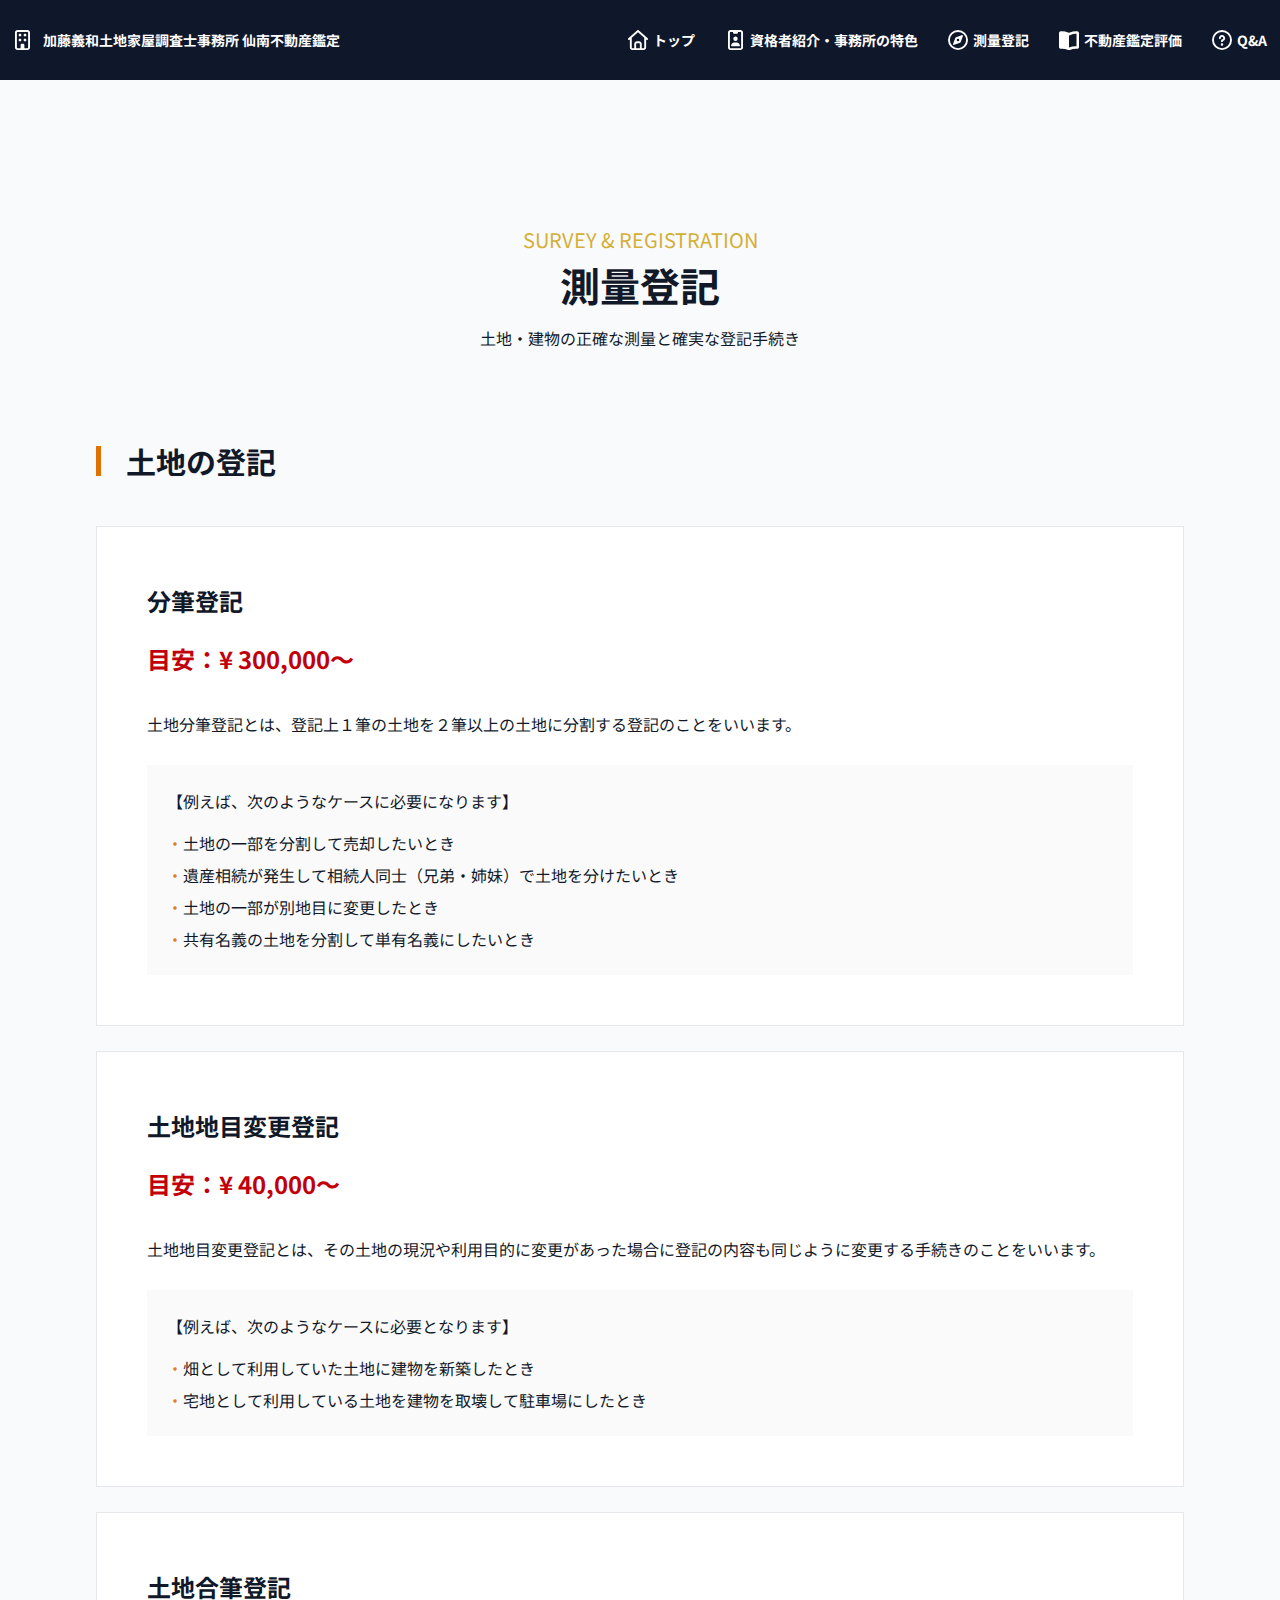
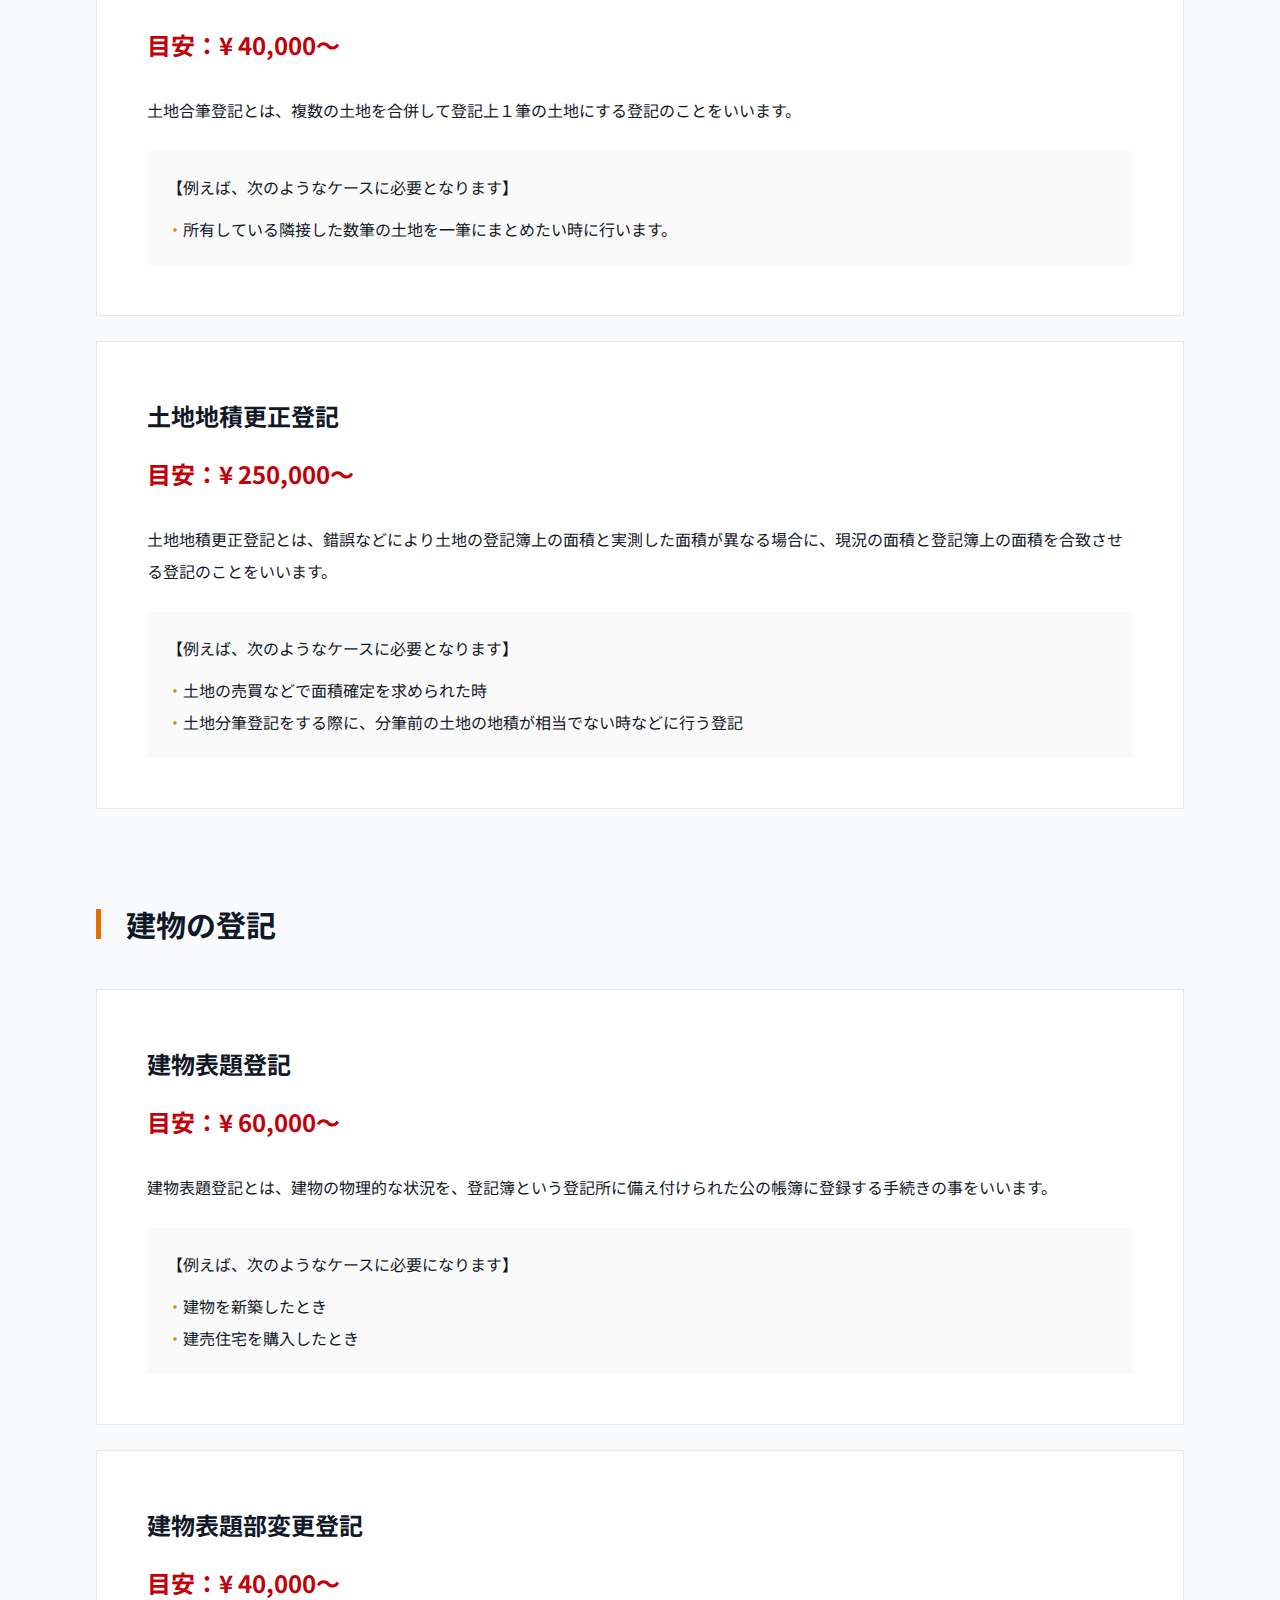
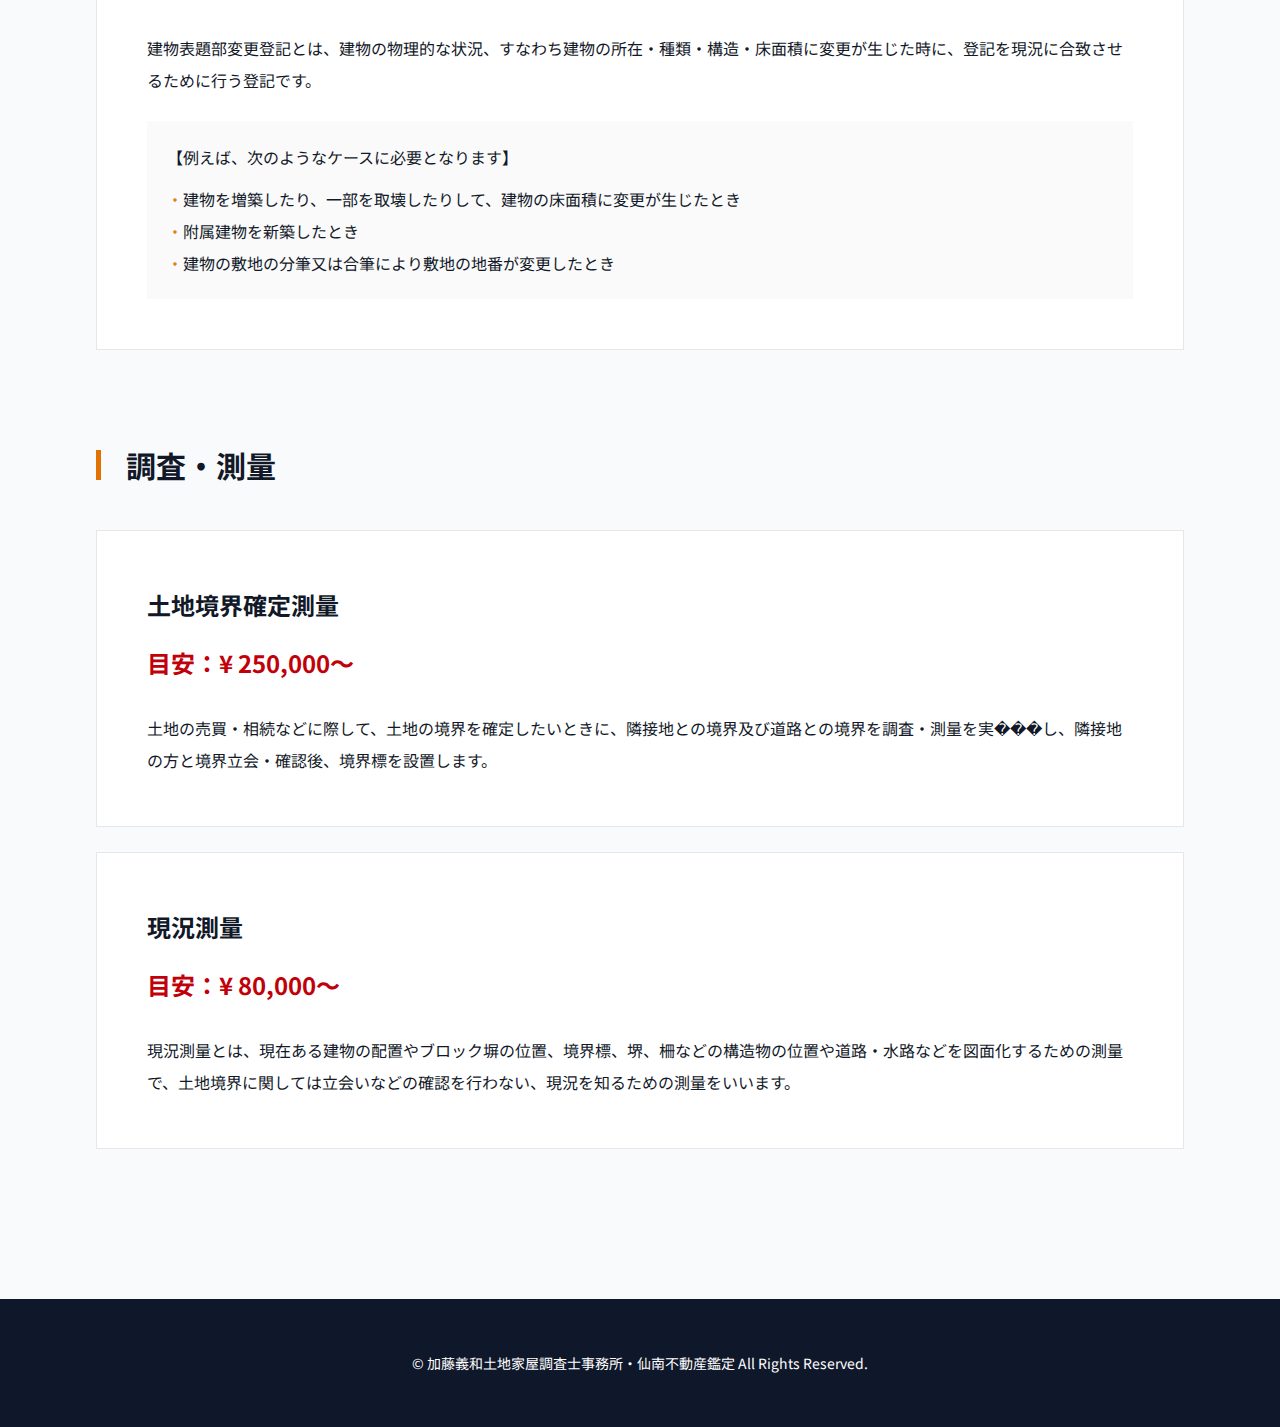
<file: survey.html>
<!doctype html>
<html lang="ja" class="notranslate" translate="no">
<head>
<meta charset="UTF-8">
<meta name="viewport" content="width=device-width,initial-scale=1">
<meta http-equiv="X-UA-Compatible" content="IE=edge">
<meta name="format-detection" content="telephone=no">
<meta name="google" content="notranslate">
<meta http-equiv="content-language" content="ja">
<link rel="shortcut icon" href="favicon.ico">

<!-- Google / Search Engine Tags -->
<meta itemprop="name" content="サイト名">
<meta itemprop="description" content="説明文">
<meta itemprop="image" content="https://〇〇/images/ogp.png">

<!-- css -->
<link rel="stylesheet" href="css/style.css">

<!-- jQuery -->
<script src="https://ajax.googleapis.com/ajax/libs/jquery/2.1.4/jquery.min.js"></script>
<script src="js/script.js"></script>

<title>測量登記 | 加藤義和土地家屋調査士事務所 仙南不動産鑑定</title>
 
</head>
 
<body>

     <header class="l-header">
          <div class="l-header__inner">
     
               <div class="l-header__logo">
                    <a href="index.html" class="l-header__logo-link">
                         <img src="images/company.svg" alt="" class="l-header__logo-icon">
                         <span class="l-header__logo-txt">加藤義和土地家屋調査士事務所 <br class="br-sp">仙南不動産鑑定</span>
                    </a>
               </div>
     
               <nav class="l-header__nav">
     
                    <ul class="l-header__group js-header-group">
     
                         <li class="l-header__group-list">
                              <a href="index.html" class="l-header__group-link">
                                   <img src="images/home.svg" alt="" class="l-header__group-icon">
                                   <span class="l-header__group-txt">トップ</span>
                              </a>
                         </li>
     
                         <li class="l-header__group-list">
                              <a href="profile.html" class="l-header__group-link">
                                   <img src="images/profile.svg" alt="" class="l-header__group-icon">
                                   <span class="l-header__group-txt">資格者紹介・事務所の特色</span>
                              </a>
                         </li>
     
                         <li class="l-header__group-list">
                              <a href="survey.html" class="l-header__group-link">
                                   <img src="images/compass.svg" alt="" class="l-header__group-icon">
                                   <span class="l-header__group-txt">測量登記</span>
                              </a>
                         </li>
     
                         <li class="l-header__group-list">
                              <a href="real_estate.html" class="l-header__group-link">
                                   <img src="images/book.svg" alt="" class="l-header__group-icon">
                                   <span class="l-header__group-txt">不動産鑑定評価</span>
                              </a>
                         </li>
     
                         <li class="l-header__group-list">
                              <a href="faq.html" class="l-header__group-link">
                                   <img src="images/faq.svg" alt="" class="l-header__group-icon">
                                   <span class="l-header__group-txt">Q&A</span>
                              </a>
                         </li>
     
                    </ul>
     
               </nav>
     
               <div class="js-btn">
                    <span></span>
                    <span></span>
                    <span></span>
               </div>
     
          </div>
     </header>

     <main class="l-main survey">

          <section class="list">

               <div class="c-ttl">
                    <p class="c-ttl-en">SURVEY & REGISTRATION</p>
                    <h2 class="c-ttl-jp">測量登記</h2>
                    <p class="c-ttl-note">土地・建物の正確な測量と確実な登記手続き</p>
               </div>

               <div class="l-inner">

                    <!-- 土地の登記 -->
                    <div class="list__frame">

                         <h3 class="c-lead">土地の登記</h3>

                         <div class="list__block">

                              <!-- 分筆登記 -->
                              <div class="list__block-item">
                                   <h4 class="list__block-ttl">分筆登記</h4>
                                   <p class="list__block-cost">目安：¥ 300,000〜</p>
                                   <p class="list__block-txt">土地分筆登記とは、登記上１筆の土地を２筆以上の土地に分割する登記のことをいいます。</p>
                                   <div class="list__block-sample">
                                        <p>【例えば、次のようなケースに必要になります】</p>
                                        <ul>
                                             <li><span>・</span>土地の一部を分割して売却したいとき</li>
                                             <li><span>・</span>遺産相続が発生して相続人同士（兄弟・姉妹）で土地を分けたいとき</li>
                                             <li><span>・</span>土地の一部が別地目に変更したとき</li>
                                             <li><span>・</span>共有名義の土地を分割して単有名義にしたいとき</li>
                                        </ul>

                                   </div>
                              </div>

                              <!-- 土地地目変更登記 -->
                              <div class="list__block-item">
                                   <h4 class="list__block-ttl">土地地目変更登記</h4>
                                   <p class="list__block-cost">目安：¥ 40,000〜</p>
                                   <p class="list__block-txt">土地地目変更登記とは、その土地の現況や利用目的に変更があった場合に登記の内容も同じように変更する手続きのことをいいます。</p>
                                   <div class="list__block-sample">
                                        <p>【例えば、次のようなケースに必要となります】</p>
                                        <ul>
                                             <li><span>・</span>畑として利用していた土地に建物を新築したとき</li>
                                             <li><span>・</span>宅地として利用している土地を建物を取壊して駐車場にしたとき</li>
                                        </ul>

                                   </div>
                              </div>

                              <!-- 土地合筆登記 -->
                              <div class="list__block-item">
                                   <h4 class="list__block-ttl">土地合筆登記</h4>
                                   <p class="list__block-cost">目安：¥ 40,000〜</p>
                                   <p class="list__block-txt">土地合筆登記とは、複数の土地を合併して登記上１筆の土地にする登記のことをいいます。</p>
                                   <div class="list__block-sample">
                                        <p>【例えば、次のようなケースに必要となります】</p>
                                        <ul>
                                             <li><span>・</span>所有している隣接した数筆の土地を一筆にまとめたい時に行います。</li>
                                        </ul>
                                   </div>
                              </div>

                              <!-- 土地地積更正登記 -->
                              <div class="list__block-item">
                                   <h4 class="list__block-ttl">土地地積更正登記</h4>
                                   <p class="list__block-cost">目安：¥ 250,000〜</p>
                                   <p class="list__block-txt">土地地積更正登記とは、錯誤などにより土地の登記簿上の面積と実測した面積が異なる場合に、現況の面積と登記簿上の面積を合致させる登記のことをいいます。</p>
                                   <div class="list__block-sample">
                                        <p>【例えば、次のようなケースに必要となります】</p>
                                        <ul>
                                             <li><span>・</span>土地の売買などで面積確定を求められた時</li>
                                             <li><span>・</span>土地分筆登記をする際に、分筆前の土地の地積が相当でない時などに行う登記</li>
                                        </ul>

                                   </div>
                              </div>


                         </div>

                    </div>

                    <!-- 建物の登記 -->
                    <div class="list__frame">

                         <h3 class="c-lead">建物の登記</h3>

                         <div class="list__block">

                              <!-- 建物表題登記 -->
                              <div class="list__block-item">
                                   <h4 class="list__block-ttl">建物表題登記</h4>
                                   <p class="list__block-cost">目安：¥ 60,000〜</p>
                                   <p class="list__block-txt">建物表題登記とは、建物の物理的な状況を、登記簿という登記所に備え付けられた公の帳簿に登録する手続きの事をいいます。</p>

                                   <div class="list__block-sample">
                                        <p>【例えば、次のようなケースに必要になります】</p>
                                        <ul>
                                             <li><span>・</span>建物を新築したとき</li>
                                             <li><span>・</span>建売住宅を購入したとき</li>
                                        </ul>

                                   </div>
                              </div>

                              <!-- 建物表題部変更登記 -->
                              <div class="list__block-item">
                                   <h4 class="list__block-ttl">建物表題部変更登記</h4>
                                   <p class="list__block-cost">目安：¥ 40,000〜</p>
                                   <p class="list__block-txt">建物表題部変更登記とは、建物の物理的な状況、すなわち建物の所在・種類・構造・床面積に変更が生じた時に、登記を現況に合致させるために行う登記です。</p>
                                   <div class="list__block-sample">
                                        <p>【例えば、次のようなケースに必要となります】</p>
                                        <ul>
                                             <li><span>・</span>建物を増築したり、一部を取壊したりして、建物の床面積に変更が生じたとき</li>
                                             <li><span>・</span>附属建物を新築したとき</li>
                                             <li><span>・</span>建物の敷地の分筆又は合筆により敷地の地番が変更したとき</li>
                                        </ul>

                                   </div>
                              </div>

                         </div>

                    </div>

                    <!-- 調査・測量 -->
                    <div class="list__frame">

                         <h3 class="c-lead">調査・測量</h3>

                         <div class="list__block">

                              <!-- 土地境界確定測量 -->
                              <div class="list__block-item">
                                   <h4 class="list__block-ttl">土地境界確定測量</h4>
                                   <p class="list__block-cost">目安：¥ 250,000〜</p>
                                   <p class="list__block-txt">土地の売買・相続などに際して、土地の境界を確定したいときに、隣接地との境界及び道路との境界を調査・測量を実���し、隣接地の方と境界立会・確認後、境界標を設置します。</p>
                              </div>

                              <!-- 現況測量 -->
                              <div class="list__block-item">
                                   <h4 class="list__block-ttl">現況測量</h4>
                                   <p class="list__block-cost">目安：¥ 80,000〜</p>
                                   <p class="list__block-txt">現況測量とは、現在ある建物の配置やブロック塀の位置、境界標、堺、柵などの構造物の位置や道路・水路などを図面化するための測量で、土地境界に関しては立会いなどの確認を行わない、現況を知るための測量をいいます。</p>
                              </div>

                         </div>

                    </div>

               </div>

          </section>

     </main>

     <footer class="l-footer">
          <p class="l-footer__copy">&copy; 加藤義和土地家屋調査士事務所・仙南不動産鑑定 All Rights Reserved.</p>
     </footer>

</body>
</html>
</file>
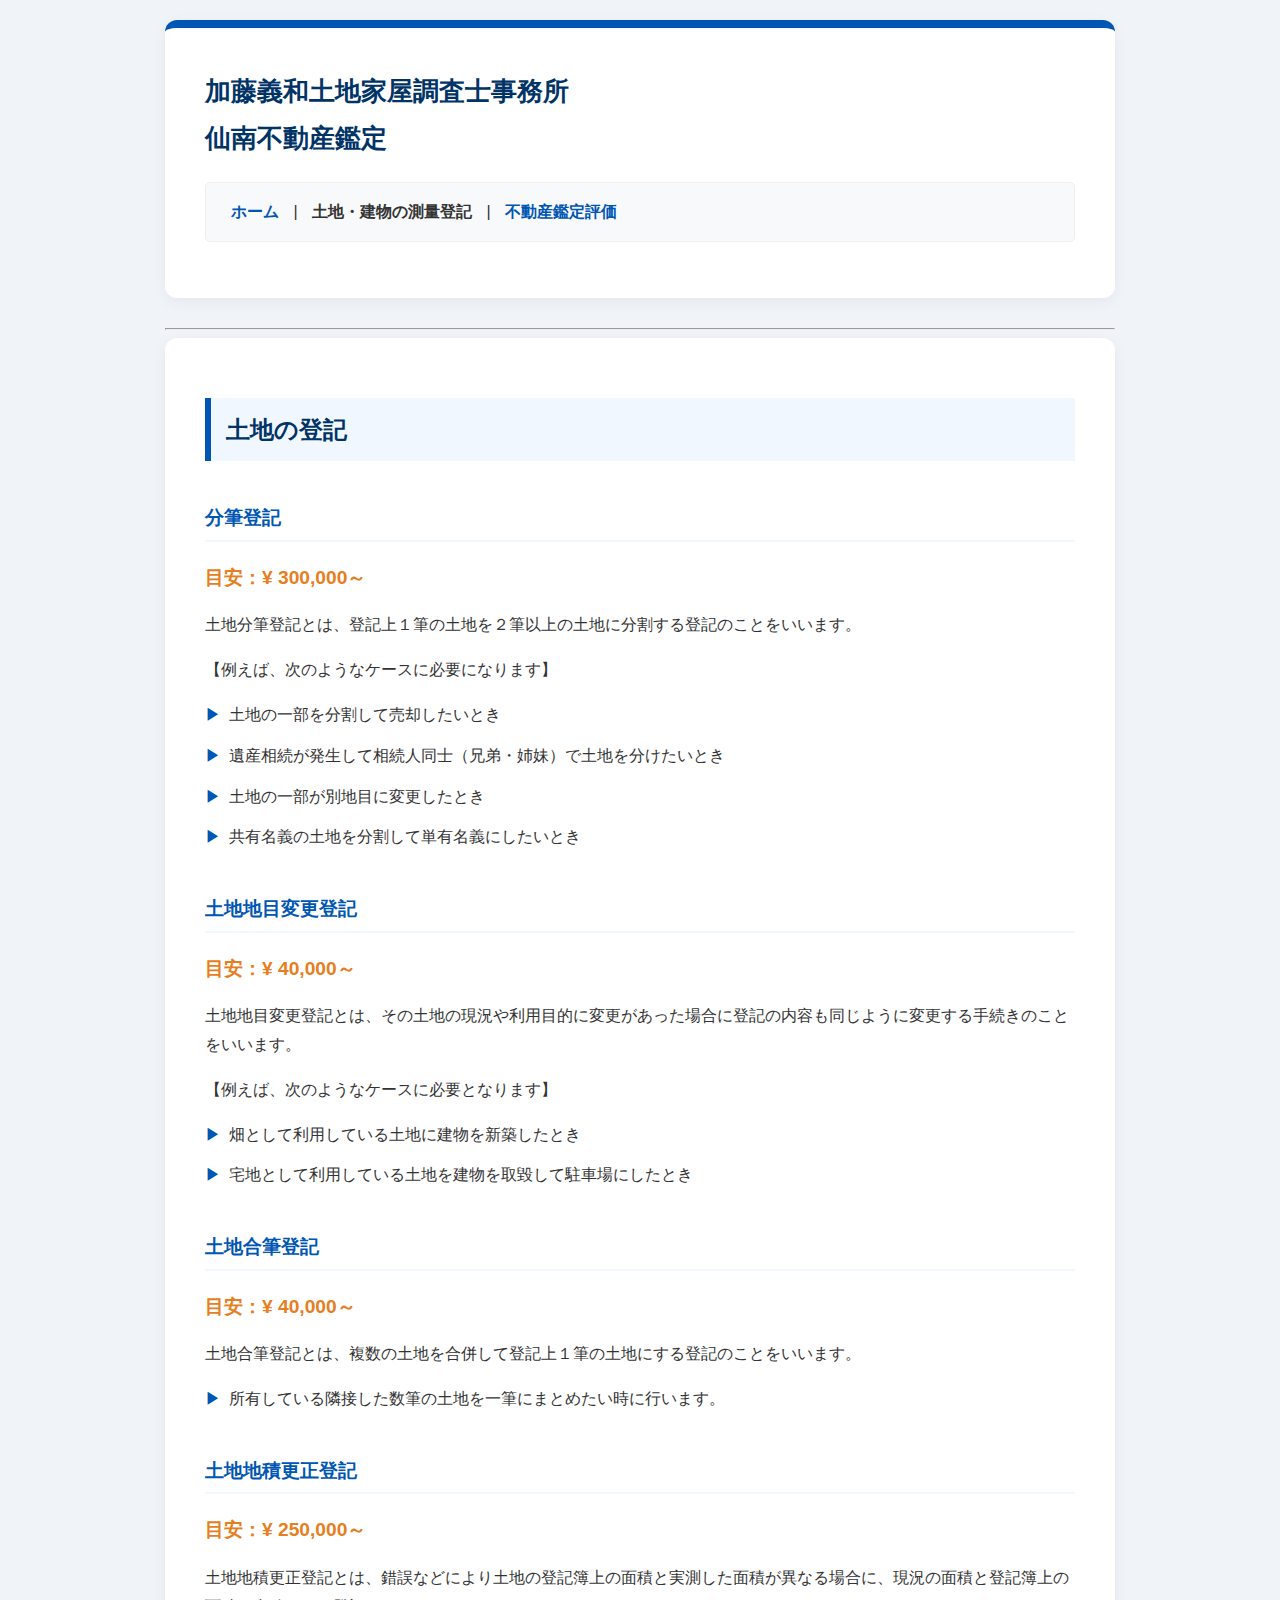
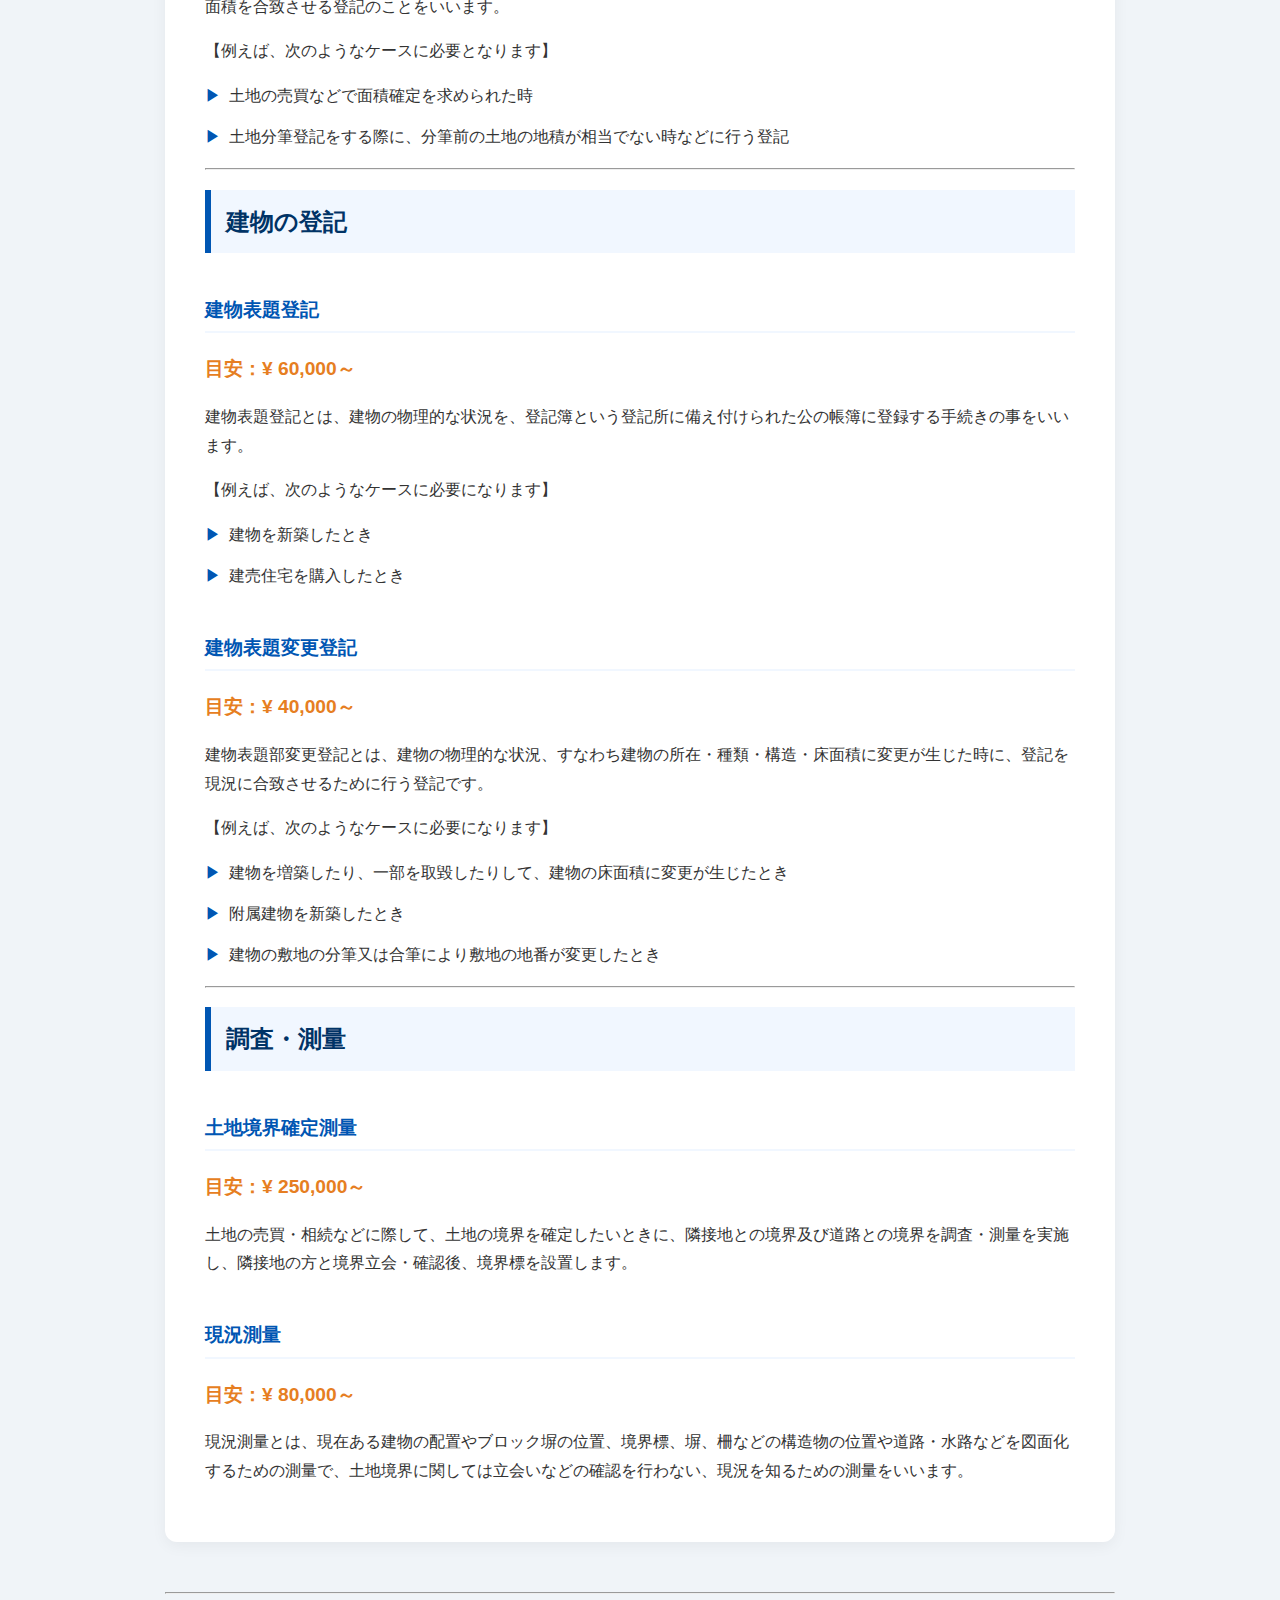
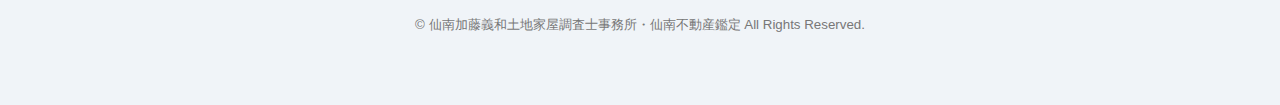
<file: surveyor.html>
<!DOCTYPE html>
<html lang="ja">
<head>
    <meta charset="UTF-8">
    <title>土地・建物の測量登記 | 加藤義和土地家屋調査士事務所・仙南不動産鑑定</title>
    <link href="https://fonts.googleapis.com/css2?family=Noto+Serif+JP:wght@700&display=swap" rel="stylesheet">
    <link rel="stylesheet" href="style.css">
</head>
<body>

    <header>
        <h1>加藤義和土地家屋調査士事務所<br>仙南不動産鑑定</h1>
        <nav>
            <p>
                <a href="index.html">ホーム</a> | 
                <strong>土地・建物の測量登記</strong> | 
                <a href="appraisal.html">不動産鑑定評価</a>
            </p>
        </nav>
    </header>

    <hr>

    <main>
        <section id="land-registration">
            <h2>土地の登記</h2>

            <article>
                <h3>分筆登記</h3>
                <p><strong>目安：¥ 300,000～</strong></p>
                <p>土地分筆登記とは、登記上１筆の土地を２筆以上の土地に分割する登記のことをいいます。</p>
                <p>【例えば、次のようなケースに必要になります】</p>
                <ul>
                    <li>土地の一部を分割して売却したいとき</li>
                    <li>遺産相続が発生して相続人同士（兄弟・姉妹）で土地を分けたいとき</li>
                    <li>土地の一部が別地目に変更したとき</li>
                    <li>共有名義の土地を分割して単有名義にしたいとき</li>
                </ul>
            </article>

            <article>
                <h3>土地地目変更登記</h3>
                <p><strong>目安：¥ 40,000～</strong></p>
                <p>土地地目変更登記とは、その土地の現況や利用目的に変更があった場合に登記の内容も同じように変更する手続きのことをいいます。</p>
                <p>【例えば、次のようなケースに必要となります】</p>
                <ul>
                    <li>畑として利用している土地に建物を新築したとき</li>
                    <li>宅地として利用している土地を建物を取毀して駐車場にしたとき</li>
                </ul>
            </article>

            <article>
                <h3>土地合筆登記</h3>
                <p><strong>目安：¥ 40,000～</strong></p>
                <p>土地合筆登記とは、複数の土地を合併して登記上１筆の土地にする登記のことをいいます。</p>
                <ul>
                    <li>所有している隣接した数筆の土地を一筆にまとめたい時に行います。</li>
                </ul>
            </article>

            <article>
                <h3>土地地積更正登記</h3>
                <p><strong>目安：¥ 250,000～</strong></p>
                <p>土地地積更正登記とは、錯誤などにより土地の登記簿上の面積と実測した面積が異なる場合に、現況の面積と登記簿上の面積を合致させる登記のことをいいます。</p>
                <p>【例えば、次のようなケースに必要となります】</p>
                <ul>
                    <li>土地の売買などで面積確定を求められた時</li>
                    <li>土地分筆登記をする際に、分筆前の土地の地積が相当でない時などに行う登記</li>
                </ul>
            </article>
        </section>

        <hr>

        <section id="building-registration">
            <h2>建物の登記</h2>

            <article>
                <h3>建物表題登記</h3>
                <p><strong>目安：¥ 60,000～</strong></p>
                <p>建物表題登記とは、建物の物理的な状況を、登記簿という登記所に備え付けられた公の帳簿に登録する手続きの事をいいます。</p>
                <p>【例えば、次のようなケースに必要になります】</p>
                <ul>
                    <li>建物を新築したとき</li>
                    <li>建売住宅を購入したとき</li>
                </ul>
            </article>

            <article>
                <h3>建物表題変更登記</h3>
                <p><strong>目安：¥ 40,000～</strong></p>
                <p>建物表題部変更登記とは、建物の物理的な状況、すなわち建物の所在・種類・構造・床面積に変更が生じた時に、登記を現況に合致させるために行う登記です。</p>
                <p>【例えば、次のようなケースに必要になります】</p>
                <ul>
                    <li>建物を増築したり、一部を取毀したりして、建物の床面積に変更が生じたとき</li>
                    <li>附属建物を新築したとき</li>
                    <li>建物の敷地の分筆又は合筆により敷地の地番が変更したとき</li>
                </ul>
            </article>
        </section>

        <hr>

        <section id="surveying">
            <h2>調査・測量</h2>

            <article>
                <h3>土地境界確定測量</h3>
                <p><strong>目安：¥ 250,000～</strong></p>
                <p>土地の売買・相続などに際して、土地の境界を確定したいときに、隣接地との境界及び道路との境界を調査・測量を実施し、隣接地の方と境界立会・確認後、境界標を設置します。</p>
            </article>

            <article>
                <h3>現況測量</h3>
                <p><strong>目安：¥ 80,000～</strong></p>
                <p>現況測量とは、現在ある建物の配置やブロック塀の位置、境界標、塀、柵などの構造物の位置や道路・水路などを図面化するための測量で、土地境界に関しては立会いなどの確認を行わない、現況を知るための測量をいいます。</p>
            </article>
        </section>
    </main>

    <footer>
        <hr>
        <p><small>&copy; 仙南加藤義和土地家屋調査士事務所・仙南不動産鑑定 All Rights Reserved.</small></p>
    </footer>

</body>
</html>
</file>
<file: style.css>
/* 全体の設定 */
body {
    font-family: "Helvetica Neue", Arial, "Hiragino Kaku Gothic ProN", "Hiragino Sans", Meiryo, sans-serif;
    line-height: 1.8;
    color: #333;
    max-width: 950px;
    margin: 0 auto;
    padding: 20px;
    background-color: #f0f4f8; /* 薄いグレーがかった青（さわやか） */
}

/* ヘッダー・ナビゲーション */
header {
    background-color: #ffffff; /* 背景を白にして清潔感を出す */
    color: #333;
    padding: 40px;
    border-radius: 12px;
    margin-bottom: 30px;
    box-shadow: 0 4px 15px rgba(0,0,0,0.05); /* 軽い影で浮かせる */
    border-top: 8px solid #0056b3; /* 上部にアクセントの青色 */
}

header h1 {
    margin: 0 0 20px 0;
    font-size: 26px;
    color: #003366;
}

nav p {
    background: #f8f9fa;
    padding: 15px;
    border-radius: 5px;
    border: 1px solid #eee;
}

/* リンクの色 */
nav a {
    color: #0056b3;
    text-decoration: none;
    font-weight: bold;
    padding: 0 10px;
}

nav a:hover {
    color: #003366;
    text-decoration: underline;
}

/* ページ上の「ホーム」などの強調 */
nav strong {
    color: #333;
    padding: 0 10px;
}

/* お問い合わせ・見積り無料の部分 */
.contact-info {
    color: #d9534f;
    font-weight: bold;
    font-size: 1.1em;
    margin: 20px 0;
}

/* メインコンテンツ */
main {
    background-color: white;
    padding: 40px;
    border-radius: 12px;
    box-shadow: 0 4px 15px rgba(0,0,0,0.05);
}

h2 {
    border-left: 6px solid #0056b3;
    padding-left: 15px;
    color: #003366;
    background: #f1f7ff;
    padding-top: 10px;
    padding-bottom: 10px;
}

h3 {
    color: #0056b3;
    border-bottom: 2px solid #f1f7ff;
    padding-bottom: 5px;
    margin-top: 40px;
}

/* リストの設定 */
ul {
    list-style-type: none; /* 点を消してスッキリさせる */
    padding-left: 0;
}

li {
    margin-bottom: 12px;
    padding-left: 1.5em;
    position: relative;
}

li::before {
    content: "▶"; /* 矢印にして士業らしさを出す */
    position: absolute;
    left: 0;
    color: #0056b3;
}

/* 料金目安の強調 */
article strong {
    color: #e67e22; /* 落ち着いたオレンジ系で読みやすく */
    font-size: 1.2em;
}

/* フッター */
footer {
    text-align: center;
    margin-top: 50px;
    padding-bottom: 30px;
    color: #777;
}
</file>
<file: css/style.css>
/* CSS Document */
/*reset css--------------------*/
@import url("https://fonts.googleapis.com/css2?family=Noto+Sans+JP:wght@100..900&display=swap");
html, body, div, span, object, iframe,
h1, h2, h3, h4, h5, h6, p, blockquote, pre,
abbr, address, cite, code,
del, dfn, em, img, ins, kbd, q, samp,
small, strong, sub, sup, var,
b, i,
dl, dt, dd, ol, ul, li, a,
fieldset, form, label, legend,
table, caption, tbody, tfoot, thead, tr, th, td,
article, aside, canvas, details, figcaption, figure,
footer, header, hgroup, improve, nav, section, summary,
time, mark, audio, video, input, textarea {
  margin: 0;
  padding: 0;
  border: 0;
  outline: 0;
  font-size: 100%;
  vertical-align: baseline;
  background: transparent;
  box-sizing: border-box;
  font-weight: normal;
  word-break: break-all;
}

body {
  line-height: 1;
}

article, aside, details, figcaption, figure,
footer, header, hgroup, improve, nav, section {
  display: block;
}

nav ul {
  list-style: none;
}

li {
  list-style: none;
}

blockquote, q {
  quotes: none;
}

blockquote:before, blockquote:after,
q:before, q:after {
  content: "";
  content: none;
}

a {
  margin: 0;
  padding: 0;
  font-size: 100%;
  vertical-align: baseline;
  background: transparent;
  text-decoration: none;
}

/* change colours to suit your needs */
ins {
  background-color: #ff9;
  color: #000;
  text-decoration: none;
}

/* change colours to suit your needs */
mark {
  background-color: #ff9;
  color: #000;
  font-style: italic;
  font-weight: bold;
}

del {
  text-decoration: line-through;
}

abbr[title], dfn[title] {
  border-bottom: 1px dotted;
  cursor: help;
}

table {
  border-collapse: collapse;
  border-spacing: 0;
}

/* change border colour to suit your needs */
hr {
  display: block;
  height: 1px;
  border: 0;
  border-top: 1px solid #cccccc;
  margin: 1em 0;
  padding: 0;
}

input, select {
  vertical-align: middle;
}

html {
  overflow: auto;
}

body {
  overflow: hidden;
}

img {
  width: 100%;
}

/*reset css--------------------*/
/*base--------------------*/
a {
  transition: all 0.5s;
}
a:hover {
  opacity: 0.8;
  cursor: pointer;
}

html {
  -webkit-text-size-adjust: 100%;
}

body {
  background: #f8fafc;
}

/*font--------------------*/
body {
  font-size: 16px;
  line-height: 2;
  color: #111828;
  font-family: "Noto Sans JP", sans-serif;
}
body a {
  color: #111828;
}

/*inner--------------------*/
.l-inner {
  width: 85%;
  max-width: 1200px;
  margin-left: auto;
  margin-right: auto;
}
@media screen and (max-width: 1024px) {
  .l-inner {
    width: 90%;
  }
}
@media screen and (max-width: 768px) {
  .l-inner {
    width: 95%;
  }
}

/*inner--------------------*/
/*br--------------------*/
.br-pc {
  display: block;
}
@media screen and (max-width: 768px) {
  .br-pc {
    display: none;
  }
}

.br-sp {
  display: none;
}
@media screen and (max-width: 768px) {
  .br-sp {
    display: block;
  }
}

/*btn--------------------*/
/*breascrumbs--------------------*/
/*ttl--------------------*/
.c-ttl {
  width: -moz-fit-content;
  width: fit-content;
  margin-left: auto;
  margin-right: auto;
  text-align: center;
}
.c-ttl * {
  line-height: 1;
}
.c-ttl-en {
  font-size: 20px;
  color: #d4af37;
  margin-bottom: 15px;
}
@media screen and (max-width: 768px) {
  .c-ttl-en {
    font-size: 16px;
  }
}
.c-ttl-jp {
  font-size: 40px;
  font-weight: bold;
}
@media screen and (max-width: 768px) {
  .c-ttl-jp {
    font-size: 24px;
  }
}
.c-ttl-note {
  font-size: 16px;
  margin-top: 25px;
}

.c-lead {
  border-left: 5px solid #e17100;
  padding-left: 25px;
  font-size: 30px;
  font-weight: bold;
  line-height: 1;
}
@media screen and (max-width: 768px) {
  .c-lead {
    font-size: 20px;
  }
}

/*header--------------------*/
.l-header {
  position: fixed;
  top: 0;
  left: 0;
  width: 100%;
  height: 80px;
  background: #0F172A;
  z-index: 999999;
}
.l-header__inner {
  width: 98%;
  max-width: 1920px;
  margin-left: auto;
  margin-right: auto;
  display: flex;
  justify-content: space-between;
  align-items: center;
  height: 100%;
}
.l-header__logo {
  position: relative;
  z-index: 999999999;
}
.l-header__logo-link {
  width: 100%;
  height: 100%;
  display: flex;
  align-items: center;
  gap: 10px;
  color: #ffffff;
}
.l-header__logo-icon {
  width: 20px;
  height: 20px;
  -o-object-fit: contain;
     object-fit: contain;
  filter: brightness(0) saturate(100%) invert(96%) sepia(100%) saturate(18%) hue-rotate(301deg) brightness(104%) contrast(105%);
}
.l-header__logo-txt {
  font-size: 14px;
  font-weight: bold;
}
.l-header__group {
  display: flex;
  gap: 30px;
}
@media screen and (max-width: 1024px) {
  .l-header__group {
    position: fixed;
    top: 0;
    left: 0;
    width: 100%;
    height: 100%;
    background: #0F172A;
    opacity: 0;
    visibility: hidden;
    transition: ease-in 0.3s;
    z-index: 999999;
    flex-direction: column;
    align-items: center;
    justify-content: center;
  }
}
@media screen and (max-width: 1024px) {
  .l-header__group-list {
    width: 80%;
  }
}
.l-header__group-link {
  width: 100%;
  height: 100%;
  display: flex;
  align-items: center;
  gap: 5px;
  color: #ffffff;
}
.l-header__group-icon {
  width: 20px;
  height: 20px;
  -o-object-fit: contain;
     object-fit: contain;
  filter: brightness(0) saturate(100%) invert(96%) sepia(100%) saturate(18%) hue-rotate(301deg) brightness(104%) contrast(105%);
}
.l-header__group-txt {
  font-size: 14px;
  font-weight: bold;
}
@media screen and (max-width: 1024px) {
  .l-header__group-txt {
    font-size: 20px;
  }
}
.l-header .js-header-group.active {
  opacity: 1;
  visibility: visible;
}
.l-header .js-btn {
  display: none;
  position: fixed;
  cursor: pointer;
  width: 50px;
  height: 50px;
  top: 18px;
  right: 5px;
  z-index: 9999999;
}
@media screen and (max-width: 1024px) {
  .l-header .js-btn {
    display: block;
  }
}
.l-header .js-btn span {
  display: block;
  transition: all 0.5s;
  position: absolute;
  left: 50%;
  height: 3px;
  border-radius: 2px;
  background: #fff;
  width: 40px;
  transform: translateX(-50%);
}
.l-header .js-btn span:nth-of-type(1) {
  top: 15px;
}
.l-header .js-btn span:nth-of-type(2) {
  top: 23px;
}
.l-header .js-btn span:nth-of-type(3) {
  top: 31px;
}
.l-header .js-btn.active span:nth-of-type(1) {
  top: 18px;
  left: 50%;
  transform: translate(-50%, 6px) rotate(-45deg);
  width: 40px;
}
.l-header .js-btn.active span:nth-of-type(2) {
  opacity: 0;
}
.l-header .js-btn.active span:nth-of-type(3) {
  top: 30px;
  left: 50%;
  transform: translate(-50%, -6px) rotate(45deg);
  width: 40px;
}

/*footer--------------------*/
.l-footer {
  background: #0F172A;
  padding: 50px 0;
}
.l-footer__copy {
  font-size: 14px;
  text-align: center;
  color: #ffffff;
  word-break: keep-all;
}

/*main--------------------*/
.l-main {
  margin-top: 80px;
}

/*home--------------------*/
.home .fv {
  height: 500px;
  position: relative;
}
@media screen and (max-width: 768px) {
  .home .fv {
    height: calc(80vh - 80px);
  }
}
.home .fv::before {
  content: "";
  position: absolute;
  width: 100%;
  height: 100%;
  background: rgba(106, 122, 145, 0.1);
}
.home .fv .l-inner {
  height: 100%;
  position: absolute;
  top: 50%;
  left: 50%;
  transform: translate(-50%, -50%);
  display: flex;
  align-items: center;
}
.home .fv__bg {
  height: 100%;
  -o-object-fit: cover;
     object-fit: cover;
}
.home .fv__box {
  position: absolute;
  border-left: 5px solid #d4af37;
  color: #ffffff;
  padding-left: 25px;
   background: rgba(0,0,0,0.5);
  padding: 20px 30px;
  display: inline-block;
}
.home .fv__box-en {
  font-size: 16px;
  font-weight: bold;
  color: #d4af37;
  margin-bottom: 10px;
}
.home .fv__box-ttl {
  font-size: 50px;
  font-weight: bold;
  line-height: 1.5;
  margin-bottom: 10px;
}

@media screen and (max-width: 768px) {
  .home .fv__box-ttl {
    font-size: 20px;
  }
}
.home .service {
  padding: 250px 0;
}
@media screen and (max-width: 768px) {
  .home .service {
    padding: 50px 0;
  }
}
.home .service .c-ttl {
  margin-bottom: 50px;
}
.home .service__group {
  display: flex;
  flex-wrap: wrap;
  justify-content: center;
  gap: 25px;
}
.home .service__group-list {
  width: calc(33.3333333333% - 16.6666666667px);
  background: #ffffff;
  border: 1px solid #e5e7eb;
}
@media screen and (max-width: 768px) {
  .home .service__group-list {
    width: 100%;
  }
}
.home .service__group-link {
  width: 100%;
  height: 100%;
  display: block;
  padding: 50px 25px;
}
.home .service__group .c-lead {
  font-size: 24px;
  margin-bottom: 25px;
}
.home .service__group-txt {
  margin-bottom: 25px;
}
.home .service__group-btn {
  background: #0f182a;
  border-radius: 25px;
  padding: 10px;
  color: #ffffff;
  text-align: center;
}

.home .about {
  background: #0F172A;
  padding: 250px 0;
}
@media screen and (max-width: 768px) {
  .home .about {
    padding: 50px 0;
  }
}
.home .about .l-inner {
  display: flex;
  align-items: center;
  justify-content: space-between;
}
@media screen and (max-width: 768px) {
  .home .about .l-inner {
    flex-direction: column;
  }
}
.home .about__thumbnail {
  width: 45%;
}
@media screen and (max-width: 768px) {
  .home .about__thumbnail {
    width: 100%;
    margin-bottom: 25px;
  }
}
.home .about__content {
  width: 52%;
}
@media screen and (max-width: 768px) {
  .home .about__content {
    width: 100%;
  }
}
.home .about__content .c-ttl {
  text-align: left;
  margin-left: 0;
  margin-bottom: 50px;
}
.home .about__content .c-ttl-jp {
  color: #ffffff;
}
.home .about__content-txt, .home .about__content-lead, .home .about__content-area {
  color: #ffffff;
}
.home .about__content-txt {
  margin-bottom: 25px;
}
.home .about__content-lead {
  font-size: 24px;
  font-weight: bold;
  margin-bottom: 15px;
}

.home .consultation {
  padding: 150px 0;
  background: #ffffff;
}
@media screen and (max-width: 768px) {
  .home .consultation {
    padding: 50px 0;
  }
}
.home .consultation__box {
  border: 1px solid #0F172A;
  padding: 75px 25px;
  text-align: center;
}
@media screen and (max-width: 768px) {
  .home .consultation__box {
    padding: 50px 0;
  }
}
.home .consultation__box-txt {
  font-size: 18px;
  margin-top: 25px;
}
.home .consultation__box-tel {
  font-size: 80px;
  font-weight: bold;
  margin-top: 25px;
}
@media screen and (max-width: 768px) {
  .home .consultation__box-tel {
    font-size: 40px;
  }
}

.home .contact {
  padding: 150px 0;
}
@media screen and (max-width: 768px) {
  .home .contact {
    padding: 50px 0;
  }
}
.home .contact .c-ttl {
  margin-bottom: 100px;
}
@media screen and (max-width: 768px) {
  .home .contact .c-ttl {
    margin-bottom: 50px;
  }
}
.home .contact__group {
  display: flex;
  flex-wrap: wrap;
  gap: 25px;
}
.home .contact__group-item {
  border: 1px solid #e5e7eb;
  background: #ffffff;
  padding: 25px;
  width: 100%;
}
.home .contact__group-item:nth-of-type(-n+2) {
  width: calc(50% - 12.5px);
}
@media screen and (max-width: 768px) {
  .home .contact__group-item:nth-of-type(-n+2) {
    width: 100%;
  }
}
.home .contact__group-lead {
  display: flex;
  align-items: flex-start;
  margin-bottom: 25px;
}
.home .contact__group-lead img {
  width: 20px;
  vertical-align: top;
  margin-right: 25px;
  filter: brightness(0) saturate(100%) invert(58%) sepia(66%) saturate(4980%) hue-rotate(10deg) brightness(97%) contrast(102%);
}
.home .contact__group-frame {
  line-height: 1;
}
.home .contact__group-frame span {
  display: block;
  margin-bottom: 15px;
}
.home .contact__group iframe {
  aspect-ratio: 800/450;
}

/*profile--------------------*/
.profile .about {
  padding: 150px 0;
}
@media screen and (max-width: 768px) {
  .profile .about {
    padding: 50px 0;
  }
}
.profile .about .c-ttl {
  margin-bottom: 100px;
}
@media screen and (max-width: 768px) {
  .profile .about .c-ttl {
    margin-bottom: 50px;
  }
}
.profile .about__block-item {
  border: 1px solid #e5e7eb;
  padding: 50px;
  background: #ffffff;
}
@media screen and (max-width: 768px) {
  .profile .about__block-item {
    padding: 50px 25px;
  }
}
.profile .about__block-item:not(:last-of-type) {
  margin-bottom: 25px;
}
.profile .about__block .c-lead {
  margin-bottom: 50px;
}
@media screen and (max-width: 768px) {
  .profile .about__block .c-lead {
    margin-bottom: 25px;
  }
}
.profile .about__block p, .profile .about__block ul, .profile .about__block li {
  font-size: 16px;
}
.profile .about__block ul {
  display: flex;
  flex-direction: column;
  gap: 15px;
}

.profile .feature {
  padding: 0 0 150px 0;
}
@media screen and (max-width: 768px) {
  .profile .feature {
    padding: 0 0 50px 0;
  }
}
.profile .feature .c-ttl {
  margin-bottom: 100px;
}
@media screen and (max-width: 768px) {
  .profile .feature .c-ttl {
    margin-bottom: 50px;
  }
}
.profile .feature__block-item {
  border: 1px solid #e5e7eb;
  padding: 50px;
  background: #ffffff;
}
.profile .feature__block-item:not(:last-of-type) {
  margin-bottom: 25px;
}
.profile .feature__block .c-lead {
  margin-bottom: 50px;
}
@media screen and (max-width: 768px) {
  .profile .feature__block .c-lead {
    margin-bottom: 25px;
  }
}
.profile .feature__block-txt {
  font-size: 16px;
}
.profile .feature__block-txt:not(:last-of-type) {
  margin-bottom: 15px;
}

/*survey--------------------*/
.survey .list {
  padding: 150px 0;
}
@media screen and (max-width: 768px) {
  .survey .list {
    padding: 50px 0;
  }
}
.survey .list .c-ttl {
  margin-bottom: 100px;
}
@media screen and (max-width: 768px) {
  .survey .list .c-ttl {
    margin-bottom: 50px;
  }
}
.survey .list__frame:not(:last-of-type) {
  margin-bottom: 100px;
}
.survey .list .c-lead {
  margin-bottom: 50px;
}
@media screen and (max-width: 768px) {
  .survey .list .c-lead {
    margin-bottom: 25px;
  }
}
.survey .list__block-item {
  border: 1px solid #e5e7eb;
  padding: 50px;
  background: #ffffff;
}
@media screen and (max-width: 768px) {
  .survey .list__block-item {
    padding: 50px 25px;
  }
}
.survey .list__block-item:not(:last-of-type) {
  margin-bottom: 25px;
}
.survey .list__block-ttl {
  font-size: 24px;
  font-weight: bold;
  margin-bottom: 10px;
}
.survey .list__block-cost {
  font-size: 24px;
  font-weight: bold;
  color: #c10009;
  margin-bottom: 25px;
}
.survey .list__block-txt {
  font-size: 16px;
}
.survey .list__block-sample {
  margin-top: 25px;
  background: #fafafa;
  padding: 20px;
  display: flex;
  flex-direction: column;
  gap: 10px;
}
.survey .list__block-sample span {
  color: #e37e15;
}

/*real_estate--------------------*/
.real_estate .list {
  padding: 150px 0;
}
@media screen and (max-width: 768px) {
  .real_estate .list {
    padding: 50px 0;
  }
}
.real_estate .list .c-ttl {
  margin-bottom: 100px;
}
@media screen and (max-width: 768px) {
  .real_estate .list .c-ttl {
    margin-bottom: 50px;
  }
}
.real_estate .list__frame:not(:last-of-type) {
  margin-bottom: 100px;
}
.real_estate .list .c-lead {
  margin-bottom: 50px;
}
@media screen and (max-width: 768px) {
  .real_estate .list .c-lead {
    margin-bottom: 25px;
  }
}
.real_estate .list__block-item {
  border: 1px solid #e5e7eb;
  padding: 50px;
  background: #ffffff;
}
@media screen and (max-width: 768px) {
  .real_estate .list__block-item {
    padding: 50px 25px;
  }
}
.real_estate .list__block-item:not(:last-of-type) {
  margin-bottom: 25px;
}
.real_estate .list__block-ttl {
  font-size: 24px;
  font-weight: bold;
  margin-bottom: 10px;
}
.real_estate .list__block-cost {
  font-size: 24px;
  font-weight: bold;
  color: #c10009;
  margin-bottom: 25px;
}
.real_estate .list__block-txt {
  font-size: 16px;
}

/*faq--------------------*/
.faq .list {
  padding: 150px 0;
}
@media screen and (max-width: 768px) {
  .faq .list {
    padding: 50px 0;
  }
}
.faq .list .c-ttl {
  margin-bottom: 100px;
}
@media screen and (max-width: 768px) {
  .faq .list .c-ttl {
    margin-bottom: 50px;
  }
}
.faq .list__block-item {
  border: 1px solid #e5e7eb;
  padding: 50px;
  background: #ffffff;
}
@media screen and (max-width: 768px) {
  .faq .list__block-item {
    padding: 50px 25px;
  }
}
.faq .list__block-item:not(:last-of-type) {
  margin-bottom: 25px;
}
.faq .list__block-question {
  font-size: 24px;
  font-weight: bold;
  color: #c10009;
  margin-bottom: 25px;
}
.faq .list__block-answer {
  display: flex;
  flex-direction: column;
  gap: 15px;
}/*# sourceMappingURL=style.css.map */
</file>
